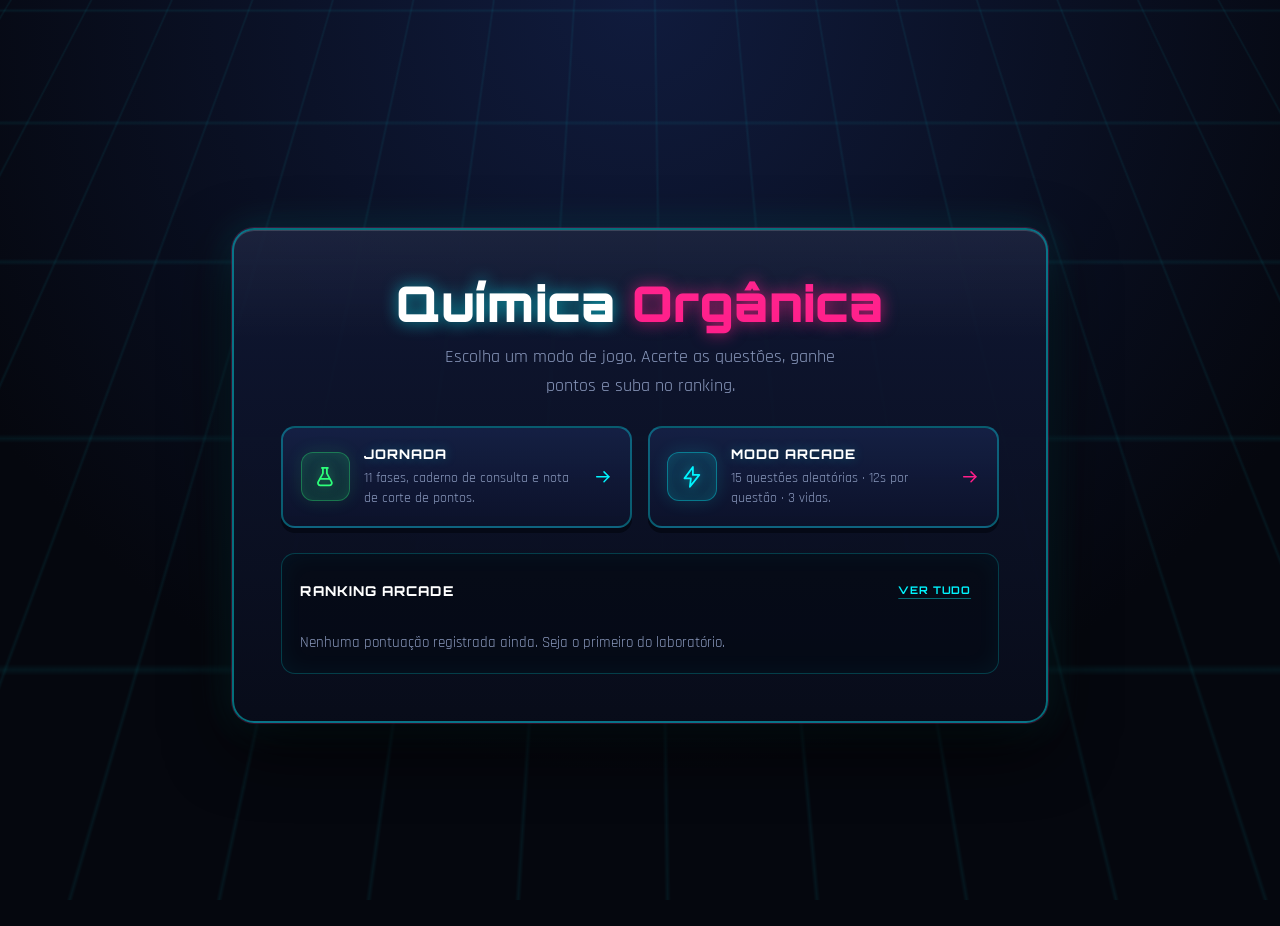
<file: index.html>
<!doctype html>
<html lang="pt-BR">
  <head>
    <meta charset="UTF-8" />
    <meta name="viewport" content="width=device-width, initial-scale=1, viewport-fit=cover" />
<<<<<<< HEAD
    <meta name="theme-color" content="#05070e" />
    <meta name="description" content="Jogo educacional de Química Orgânica com jornada em 11 fases e modo arcade com ranking local." />
    <title>Química Orgânica</title>
    <link rel="icon" href="data:," />
    <link rel="preconnect" href="https://fonts.googleapis.com" />
    <link rel="preconnect" href="https://fonts.gstatic.com" crossorigin />
    <link
      href="https://fonts.googleapis.com/css2?family=Orbitron:wght@600;700;800;900&family=Rajdhani:wght@500;600;700&display=swap"
      rel="stylesheet"
    />
    <link rel="stylesheet" href="CSS/reset.css" />
    <link rel="stylesheet" href="CSS/base.css" />
    <link rel="stylesheet" href="CSS/game.css" />
    <link rel="stylesheet" href="CSS/responsive.css" />
  </head>
  <body>
    <div class="cabinet-bg" aria-hidden="true">
      <div class="cyber-grid"></div>
    </div>
    <main id="app" class="app-shell">
      <section class="start-card cabinet-frame" aria-labelledby="app-title">
        <h1 id="app-title">Química <span>Orgânica</span></h1>
=======
<<<<<<< HEAD
    <meta name="theme-color" content="#111111" />
=======
    <meta name="theme-color" content="#090a0f" />
    <meta name="description" content="Jogo educacional de Química Orgânica com jornada em 11 fases e modo arcade com ranking local." />
>>>>>>> origin/master
    <title>Química Orgânica</title>
    <link rel="icon" href="data:," />
    <link rel="stylesheet" href="css/reset.css" />
    <link rel="stylesheet" href="css/base.css" />
    <link rel="stylesheet" href="css/game.css" />
    <link rel="stylesheet" href="css/responsive.css" />
  </head>
  <body>
    <main id="app" class="app-shell">
      <section class="start-card" aria-labelledby="app-title">
        <p class="eyebrow">Jogo educacional</p>
        <h1 id="app-title">Química Orgânica</h1>
>>>>>>> bdc31d93df499b6b95f34b56343444317688c4ea
        <p class="status" role="status">Carregando</p>
        <button class="button button-primary" type="button" data-action="start">
          Iniciar
        </button>
      </section>
    </main>
<<<<<<< HEAD
    <script type="module" src="JS/main.js"></script>
=======
    <script type="module" src="js/main.js"></script>
>>>>>>> bdc31d93df499b6b95f34b56343444317688c4ea
  </body>
</html>
</file>
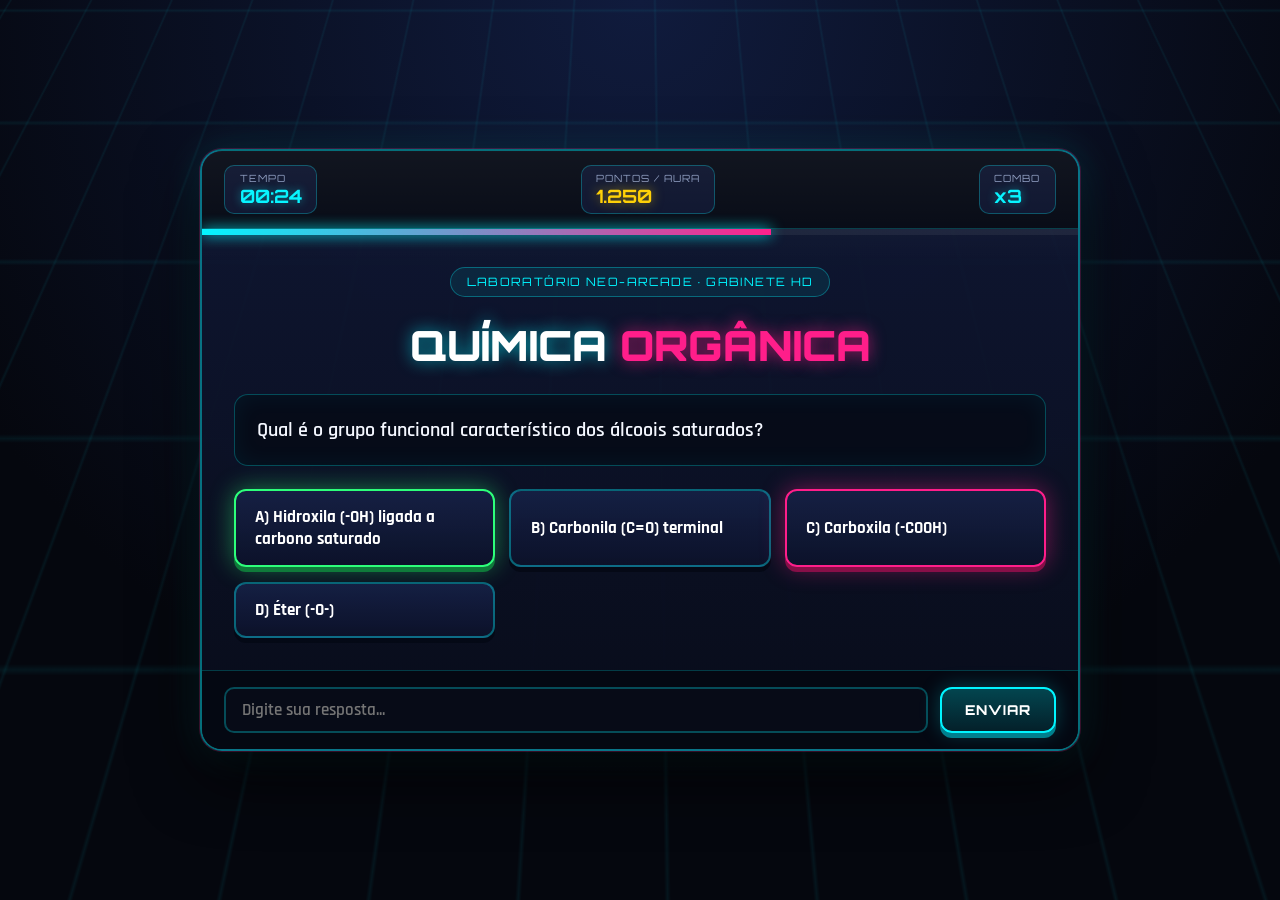
<file: neo-arcade-reference.html>
<!doctype html>
<html lang="pt-BR">
<head>
  <meta charset="UTF-8" />
  <meta name="viewport" content="width=device-width, initial-scale=1.0" />
  <title>Neo-Arcade Design System · Química Orgânica</title>
  <link rel="preconnect" href="https://fonts.googleapis.com" />
  <link rel="preconnect" href="https://fonts.gstatic.com" crossorigin />
  <link href="https://fonts.googleapis.com/css2?family=Orbitron:wght@600;700;800;900&family=Rajdhani:wght@500;600;700&display=swap" rel="stylesheet" />
  <style>
    :root {
      --bg-deep: #05070e;
      --cabinet-surface: #0b1021;
      --cabinet-elevated: #121a36;
      --neon-cyan: #00f5ff;
      --neon-magenta: #ff1e8a;
      --neon-green: #2dff7a;
      --neon-yellow: #ffd000;
      --text-main: #f4f7ff;
      --text-muted: #8a99bd;
      --font-arcade: 'Orbitron', sans-serif;
      --font-sans: 'Rajdhani', sans-serif;
    }

    * { box-sizing: border-box; margin: 0; padding: 0; }

    body {
      min-height: 100vh;
      background-color: var(--bg-deep);
      color: var(--text-main);
      font-family: var(--font-sans);
      font-size: 17px;
      display: flex;
      align-items: center;
      justify-content: center;
      padding: 1.5rem;
      overflow-x: hidden;
      position: relative;
    }

    /* Fundo com Grade Cibernética Vetorial (Não pixelado) */
    .cabinet-bg {
      position: fixed;
      inset: 0;
      z-index: 0;
      pointer-events: none;
      background: radial-gradient(circle at 50% 0%, #101b3d 0%, #05070e 70%);
    }

    .cyber-grid {
      position: absolute;
      inset: -50%;
      background-image:
        linear-gradient(rgba(0, 245, 255, 0.06) 1px, transparent 1px),
        linear-gradient(90deg, rgba(0, 245, 255, 0.06) 1px, transparent 1px);
      background-size: 46px 46px;
      transform: perspective(600px) rotateX(45deg);
      transform-origin: center top;
      animation: gridScroll 18s linear infinite;
    }

    @keyframes gridScroll {
      0% { background-position: 0 0; }
      100% { background-position: 0 46px; }
    }

    /* Moldura Principal do Gabinete HD */
    .cabinet-frame {
      position: relative;
      z-index: 1;
      width: 100%;
      max-width: 880px;
      background: linear-gradient(180deg, rgba(16, 24, 52, 0.94) 0%, rgba(8, 12, 26, 0.98) 100%);
      border: 2px solid rgba(0, 245, 255, 0.42);
      border-radius: 22px;
      box-shadow:
        0 0 0 1px rgba(255, 30, 138, 0.2),
        0 24px 64px rgba(0, 0, 0, 0.8),
        0 0 38px rgba(0, 245, 255, 0.16),
        inset 0 1px 0 rgba(255, 255, 255, 0.15);
      overflow: hidden;
    }

    /* Reflexo de Vidro Curvo Sutil */
    .cabinet-frame::after {
      content: "";
      position: absolute;
      top: 0; left: 0; right: 0;
      height: 110px;
      background: linear-gradient(180deg, rgba(255, 255, 255, 0.05) 0%, transparent 100%);
      pointer-events: none;
    }

    /* HUD Superior */
    .hud-bar {
      display: flex;
      justify-content: space-between;
      align-items: center;
      gap: 0.75rem;
      padding: 0.9rem 1.4rem;
      background: rgba(5, 8, 18, 0.92);
      border-bottom: 1px solid rgba(0, 245, 255, 0.22);
    }

    .hud-pill {
      display: flex;
      flex-direction: column;
      background: rgba(14, 22, 48, 0.9);
      border: 1px solid rgba(0, 245, 255, 0.28);
      border-radius: 10px;
      padding: 0.35rem 0.9rem;
    }

    .hud-pill span {
      font-family: var(--font-arcade);
      font-size: 0.62rem;
      letter-spacing: 0.1em;
      color: var(--text-muted);
      text-transform: uppercase;
    }

    .hud-pill strong {
      font-family: var(--font-arcade);
      font-size: 1.15rem;
      color: var(--neon-cyan);
      text-shadow: 0 0 10px rgba(0, 245, 255, 0.45);
    }

    .hud-pill.is-score strong {
      color: var(--neon-yellow);
      text-shadow: 0 0 12px rgba(255, 208, 0, 0.55);
    }

    .progress-track {
      height: 6px;
      background: rgba(255, 255, 255, 0.06);
    }

    .progress-fill {
      width: 65%;
      height: 100%;
      background: linear-gradient(90deg, var(--neon-cyan), var(--neon-magenta));
      box-shadow: 0 0 14px var(--neon-cyan);
    }

    /* Conteúdo Interno */
    .stage {
      padding: 2rem;
      display: flex;
      flex-direction: column;
      gap: 1.4rem;
    }

    .marquee {
      align-self: center;
      display: inline-flex;
      align-items: center;
      gap: 0.6rem;
      padding: 0.4rem 1rem;
      border-radius: 999px;
      background: rgba(0, 245, 255, 0.08);
      border: 1px solid rgba(0, 245, 255, 0.32);
      font-family: var(--font-arcade);
      font-size: 0.72rem;
      letter-spacing: 0.12em;
      color: var(--neon-cyan);
    }

    .title {
      font-family: var(--font-arcade);
      font-size: clamp(1.8rem, 4vw, 2.6rem);
      font-weight: 900;
      text-align: center;
      color: #fff;
      text-shadow: 0 0 16px rgba(0, 245, 255, 0.6);
    }

    .title span {
      color: var(--neon-magenta);
      text-shadow: 0 0 16px rgba(255, 30, 138, 0.65);
    }

    .question-box {
      background: rgba(6, 10, 22, 0.82);
      border: 1px solid rgba(0, 245, 255, 0.28);
      border-radius: 14px;
      padding: 1.4rem;
      font-size: 1.25rem;
      font-weight: 600;
      box-shadow: inset 0 0 24px rgba(0, 245, 255, 0.06);
    }

    /* Botões Táteis 3D Neo-Arcade */
    .options-grid {
      display: grid;
      grid-template-columns: repeat(auto-fit, minmax(220px, 1fr));
      gap: 0.9rem;
    }

    .arcade-btn {
      font-family: var(--font-sans);
      font-size: 1.08rem;
      font-weight: 700;
      color: #fff;
      text-align: left;
      padding: 0.95rem 1.2rem;
      border-radius: 12px;
      border: 2px solid rgba(0, 245, 255, 0.36);
      background: linear-gradient(180deg, rgba(22, 33, 70, 0.92) 0%, rgba(12, 18, 42, 0.98) 100%);
      box-shadow: 0 5px 0 rgba(5, 9, 22, 0.95);
      cursor: pointer;
      transition: transform 0.12s ease, box-shadow 0.2s ease, border-color 0.2s ease;
    }

    .arcade-btn:hover {
      border-color: var(--neon-cyan);
      background: linear-gradient(180deg, rgba(0, 245, 255, 0.22) 0%, rgba(14, 24, 54, 0.98) 100%);
      box-shadow: 0 5px 0 rgba(0, 140, 160, 0.85), 0 0 22px rgba(0, 245, 255, 0.35);
      transform: translateY(-1px);
    }

    .arcade-btn:active {
      transform: translateY(4px);
      box-shadow: 0 1px 0 rgba(0, 140, 160, 0.85);
    }

    .arcade-btn.is-correct {
      border-color: var(--neon-green);
      box-shadow: 0 5px 0 rgba(16, 130, 60, 0.9), 0 0 24px rgba(45, 255, 122, 0.45);
    }

    .arcade-btn.is-wrong {
      border-color: var(--neon-magenta);
      box-shadow: 0 5px 0 rgba(145, 15, 75, 0.9), 0 0 24px rgba(255, 30, 138, 0.45);
    }

    .footer-bar {
      display: flex;
      gap: 0.75rem;
      padding: 1rem 1.4rem;
      background: rgba(5, 8, 18, 0.95);
      border-top: 1px solid rgba(0, 245, 255, 0.22);
    }

    .arcade-input {
      flex: 1;
      min-height: 46px;
      padding: 0 1rem;
      border-radius: 10px;
      border: 2px solid rgba(0, 245, 255, 0.28);
      background: #070b17;
      color: #fff;
      font-family: var(--font-sans);
      font-size: 1.05rem;
      font-weight: 600;
    }

    .arcade-input:focus {
      outline: none;
      border-color: var(--neon-cyan);
      box-shadow: 0 0 16px rgba(0, 245, 255, 0.35);
    }

    .primary-cta {
      font-family: var(--font-arcade);
      font-size: 0.85rem;
      font-weight: 800;
      letter-spacing: 0.08em;
      text-transform: uppercase;
      padding: 0 1.4rem;
      min-height: 46px;
      border-radius: 12px;
      border: 2px solid var(--neon-cyan);
      background: linear-gradient(180deg, rgba(0, 245, 255, 0.26) 0%, rgba(0, 245, 255, 0.1) 100%);
      color: #fff;
      box-shadow: 0 5px 0 rgba(0, 145, 160, 0.85), 0 0 20px rgba(0, 245, 255, 0.25);
      cursor: pointer;
    }

    .primary-cta:active {
      transform: translateY(4px);
      box-shadow: 0 1px 0 rgba(0, 145, 160, 0.85);
    }
  </style>
</head>
<body>
  <div class="cabinet-bg" aria-hidden="true">
    <div class="cyber-grid"></div>
  </div>

  <main class="cabinet-frame">
    <header class="hud-bar">
      <div class="hud-pill"><span>Tempo</span><strong>00:24</strong></div>
      <div class="hud-pill is-score"><span>Pontos / Aura</span><strong>1.250</strong></div>
      <div class="hud-pill"><span>Combo</span><strong>x3</strong></div>
    </header>
    <div class="progress-track"><div class="progress-fill"></div></div>

    <section class="stage">
      <div class="marquee">LABORATÓRIO NEO-ARCADE · GABINETE HD</div>
      <h1 class="title">QUÍMICA <span>ORGÂNICA</span></h1>
      <div class="question-box">
        Qual é o grupo funcional característico dos álcoois saturados?
      </div>
      <div class="options-grid">
        <button class="arcade-btn is-correct" type="button">A) Hidroxila (-OH) ligada a carbono saturado</button>
        <button class="arcade-btn" type="button">B) Carbonila (C=O) terminal</button>
        <button class="arcade-btn is-wrong" type="button">C) Carboxila (-COOH)</button>
        <button class="arcade-btn" type="button">D) Éter (-O-)</button>
      </div>
    </section>

    <footer class="footer-bar">
      <input class="arcade-input" type="text" placeholder="Digite sua resposta..." />
      <button class="primary-cta" type="button">Enviar</button>
    </footer>
  </main>
</body>
</html>
</file>
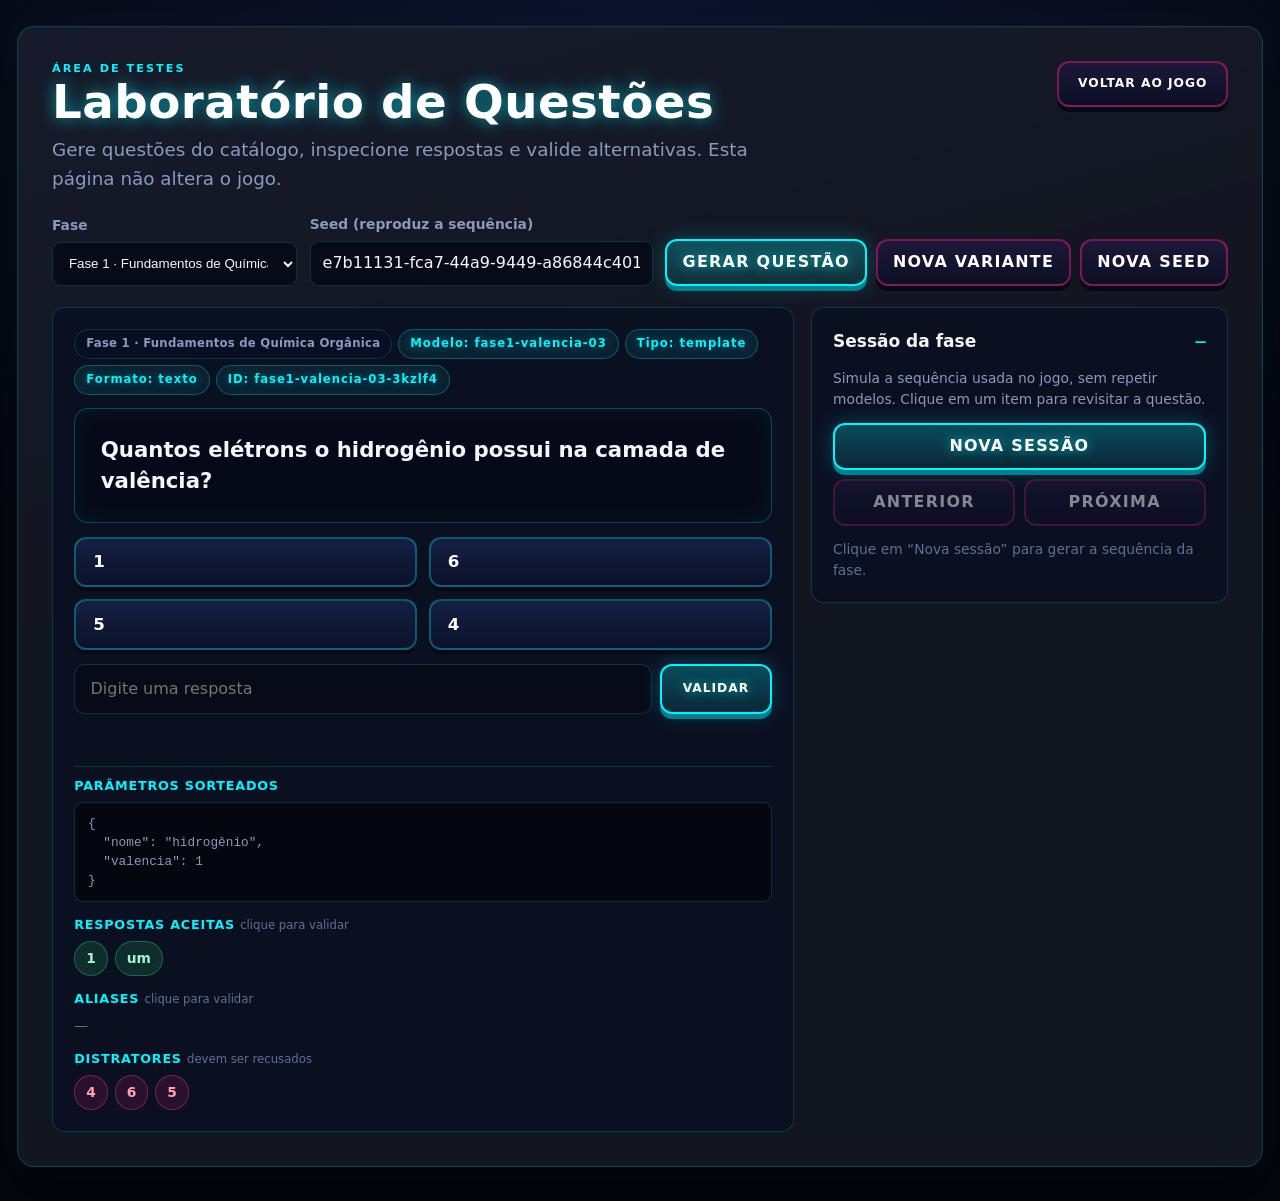
<file: teste.html>
<!doctype html>
<html lang="pt-BR">
  <head>
    <meta charset="UTF-8" />
    <meta name="viewport" content="width=device-width, initial-scale=1, viewport-fit=cover" />
    <meta name="theme-color" content="#090a0f" />
    <meta name="description" content="Laboratório para testar a geração, as respostas e as alternativas das questões do jogo de Química Orgânica." />
    <title>Laboratório de Questões · Química Orgânica</title>
    <link rel="icon" href="data:," />
    <link rel="stylesheet" href="CSS/reset.css" />
    <link rel="stylesheet" href="CSS/base.css" />
    <link rel="stylesheet" href="CSS/game.css" />
    <link rel="stylesheet" href="CSS/teste.css" />
    <link rel="stylesheet" href="CSS/responsive.css" />
  </head>
  <body>
    <main id="app" class="app-shell teste-shell">
      <section class="teste-card" aria-labelledby="teste-title">
        <header class="teste-header">
          <div>
            <p class="eyebrow">Área de testes</p>
            <h1 id="teste-title">Laboratório de Questões</h1>
            <p class="status">
              Gere questões do catálogo, inspecione respostas e valide alternativas. Esta página não altera o jogo.
            </p>
          </div>
          <a class="button button-secondary teste-back" href="./index.html">Voltar ao jogo</a>
        </header>

        <div class="teste-controls">
          <label class="teste-field">
            <span>Fase</span>
            <select data-phase></select>
          </label>
          <label class="teste-field teste-field-seed">
            <span>Seed (reproduz a sequência)</span>
            <input data-seed type="text" spellcheck="false" autocomplete="off" autocapitalize="off" />
          </label>
          <div class="teste-actions">
            <button class="button button-primary" type="button" data-action="gerar">Gerar questão</button>
            <button class="button button-secondary" type="button" data-action="variante">Nova variante</button>
            <button class="button button-secondary" type="button" data-action="seed">Nova seed</button>
          </div>
        </div>

        <p class="teste-session-note" data-session-note hidden></p>

        <div class="teste-layout">
          <section class="teste-panel teste-question-panel" aria-labelledby="teste-question-title">
            <h2 id="teste-question-title" class="sr-only">Questão gerada</h2>
            <div class="question-meta teste-meta" data-meta></div>
            <article class="question-text teste-question" data-question tabindex="0"></article>
            <div class="answer-options" data-options hidden aria-label="Alternativas (clique para validar)"></div>
            <form class="teste-answer" data-form>
              <label class="sr-only" for="teste-answer">Sua resposta</label>
              <input
                id="teste-answer"
                data-answer
                type="text"
                placeholder="Digite uma resposta"
                autocomplete="off"
                autocorrect="off"
                autocapitalize="off"
                spellcheck="false"
              />
              <button class="button button-primary" type="submit">Validar</button>
            </form>
            <p class="answer-feedback" data-feedback role="status" aria-live="polite"></p>
            <p class="teste-hint" data-hint hidden></p>

            <div class="teste-facts">
              <section class="teste-fact">
                <h3>Parâmetros sorteados</h3>
                <pre data-params>{}</pre>
              </section>
              <section class="teste-fact">
                <h3>Respostas aceitas <small>clique para validar</small></h3>
                <div class="teste-chips" data-respostas></div>
              </section>
              <section class="teste-fact">
                <h3>Aliases <small>clique para validar</small></h3>
                <div class="teste-chips" data-aliases></div>
              </section>
              <section class="teste-fact">
                <h3>Distratores <small>devem ser recusados</small></h3>
                <div class="teste-chips" data-distratores></div>
              </section>
            </div>
          </section>

          <aside class="teste-panel teste-session-panel" aria-labelledby="teste-session-title">
            <div class="teste-session-head">
              <h2 id="teste-session-title">Sessão da fase</h2>
              <output class="teste-session-count" data-session-count>—</output>
            </div>
            <p class="teste-session-help">
              Simula a sequência usada no jogo, sem repetir modelos. Clique em um item para revisitar a questão.
            </p>
            <div class="teste-actions teste-session-actions">
              <button class="button button-primary" type="button" data-action="sessao">Nova sessão</button>
              <button class="button button-secondary" type="button" data-action="anterior" disabled>Anterior</button>
              <button class="button button-secondary" type="button" data-action="proxima" disabled>Próxima</button>
            </div>
            <ol class="teste-session-list" data-session-list></ol>
          </aside>
        </div>
      </section>
    </main>
    <script type="module" src="JS/teste.js"></script>
  </body>
</html>
</file>
<file: CSS/base.css>
/* ==========================================================
   Neo-Arcade / Modern Cabinet — Design Tokens
   Gabinete HD vetorial, fundo com grade cibernética e neon.
   ========================================================== */

:root {
  color-scheme: dark;

  /* Paleta neon */
  --bg-deep: #05070e;
  --bg-main: #05070e;
  --cabinet-surface: #0b1021;
  --cabinet-elevated: #121a36;
  --neon-cyan: #00f5ff;
  --neon-magenta: #ff1e8a;
  --neon-green: #2dff7a;
  --neon-yellow: #ffd000;

  /* Texto */
  --text-main: #f4f7ff;
  --text: var(--text-main);
  --text-muted: #8a99bd;
  --text-dim: #5f6f93;

  /* Compatibilidade com os componentes existentes */
  --bg-card: var(--cabinet-surface);
  --bg-card-raised: var(--cabinet-elevated);
  --bg-card-hover: #1b2547;
  --bg-input: #070b17;
  --border-color: rgba(0, 245, 255, 0.18);
  --border-strong: rgba(0, 245, 255, 0.34);

  --primary: var(--neon-green);
  --primary-hover: #6dffa5;
  --primary-soft: rgba(45, 255, 122, 0.12);
  --primary-glow: rgba(45, 255, 122, 0.34);

  --accent-cyan: var(--neon-cyan);
  --accent-cyan-soft: rgba(0, 245, 255, 0.1);
  --accent-cyan-glow: rgba(0, 245, 255, 0.34);

  --danger: var(--neon-magenta);
  --danger-soft: rgba(255, 30, 138, 0.12);
  --warning: var(--neon-yellow);

  /* Tipografia */
  --font-sans: "Rajdhani", "Segoe UI", ui-sans-serif, system-ui, -apple-system, BlinkMacSystemFont, sans-serif;
  --font-arcade: "Orbitron", "Segoe UI", ui-sans-serif, system-ui, sans-serif;
  --font-mono: "Cascadia Code", "JetBrains Mono", ui-monospace, SFMono-Regular, Menlo, Consolas, monospace;

  font-family: var(--font-sans);
  font-size: 17px;
  line-height: 1.5;
  background: var(--bg-deep);
  color: var(--text);
  -webkit-font-smoothing: antialiased;
  -moz-osx-font-smoothing: grayscale;
}

html {
  background: var(--bg-deep);
}

body {
  min-width: 320px;
  min-height: 100vh;
  min-height: 100dvh;
  background:
    radial-gradient(circle at 50% -10%, rgba(16, 27, 61, 0.75) 0%, rgba(5, 7, 14, 0) 62%),
    var(--bg-deep);
  color: var(--text);
  font-family: var(--font-sans);
}

/* ==========================================================
   Fundo fixo do gabinete + grade cibernética animada
   ========================================================== */

.cabinet-bg {
  position: fixed;
  inset: 0;
  z-index: 0;
  pointer-events: none;
  overflow: hidden;
  background: radial-gradient(circle at 50% 0%, #101b3d 0%, #05070e 70%);
}

.cyber-grid {
  position: absolute;
  inset: -50%;
  background-image:
    linear-gradient(rgba(0, 245, 255, 0.06) 1px, transparent 1px),
    linear-gradient(90deg, rgba(0, 245, 255, 0.06) 1px, transparent 1px);
  background-size: 46px 46px;
  transform: perspective(600px) rotateX(45deg);
  transform-origin: center top;
  animation: grid-scroll 18s linear infinite;
}

@keyframes grid-scroll {
  0% {
    background-position: 0 0;
  }
  100% {
    background-position: 0 46px;
  }
}

/* ==========================================================
   Base de interação
   ========================================================== */

::selection {
  background: rgba(255, 30, 138, 0.35);
  color: #ffffff;
}

button,
input,
select {
  min-height: 44px;
}

button {
  background: transparent;
  color: inherit;
  cursor: pointer;
  touch-action: manipulation;
}

input {
  font-size: 16px;
  caret-color: var(--neon-cyan);
}

button:focus-visible,
input:focus-visible,
select:focus-visible,
a:focus-visible {
  outline: 3px solid var(--neon-cyan);
  outline-offset: 3px;
}

button:disabled {
  cursor: not-allowed;
}

#app {
  position: relative;
  z-index: 1;
  width: 100%;
  min-width: 0;
  overflow-wrap: anywhere;
}

::-webkit-scrollbar {
  width: 10px;
  height: 10px;
}

::-webkit-scrollbar-track {
  background: var(--bg-deep);
}

::-webkit-scrollbar-thumb {
  background: #1d2a51;
  border: 2px solid var(--bg-deep);
  border-radius: 999px;
}

::-webkit-scrollbar-thumb:hover {
  background: rgba(0, 245, 255, 0.45);
}
</file>
<file: CSS/game.css>
/* ==========================================================
   Neo-Arcade / Modern Cabinet — telas do jogo
   Gabinete HD vetorial, HUD de arcade, botões táteis 3D.
   ========================================================== */

/* ---------- Casca da aplicação ---------- */

.app-shell {
  display: grid;
  place-items: center;
  width: 100%;
  min-width: 320px;
  min-height: 100vh;
  min-height: 100dvh;
  padding:
    max(1.5rem, env(safe-area-inset-top))
    max(1rem, env(safe-area-inset-right))
    max(1.5rem, env(safe-area-inset-bottom))
    max(1rem, env(safe-area-inset-left));
  overflow-wrap: anywhere;
}

.app-shell {
  opacity: 1;
  transition: opacity 150ms ease;
}

.app-shell.is-transitioning {
  opacity: 0;
}

/* ---------- Moldura do gabinete HD ---------- */

.cabinet-frame,
.start-card {
  position: relative;
  width: min(100%, 44rem);
  min-width: 0;
  background: linear-gradient(180deg, rgba(16, 24, 52, 0.94) 0%, rgba(8, 12, 26, 0.98) 100%);
  border: 2px solid rgba(0, 245, 255, 0.42);
  border-radius: 22px;
  box-shadow:
    0 0 0 1px rgba(255, 30, 138, 0.2),
    0 24px 64px rgba(0, 0, 0, 0.8),
    0 0 38px rgba(0, 245, 255, 0.16),
    inset 0 1px 0 rgba(255, 255, 255, 0.15);
  overflow: hidden;
}

/* Reflexo de vidro curvo sutil */
.cabinet-frame::after,
.start-card::after {
  content: "";
  position: absolute;
  top: 0;
  right: 0;
  left: 0;
  height: 110px;
  background: linear-gradient(180deg, rgba(255, 255, 255, 0.05) 0%, transparent 100%);
  pointer-events: none;
}

.start-card {
  display: grid;
  gap: clamp(1rem, 3.2vw, 1.5rem);
  padding: clamp(1.5rem, 5.5vw, 2.75rem);
}

/* ---------- Tipografia de arcade ---------- */

h1 {
  font-family: var(--font-arcade);
  font-size: clamp(1.85rem, 5.5vw, 2.75rem);
  font-weight: 900;
  line-height: 1.08;
  letter-spacing: 0.01em;
  color: #ffffff;
  text-shadow: 0 0 16px rgba(0, 245, 255, 0.6);
}

h1 span {
  color: var(--neon-magenta);
  text-shadow: 0 0 16px rgba(255, 30, 138, 0.65);
}

.eyebrow {
  color: var(--neon-cyan);
  font-family: var(--font-arcade);
  font-size: 0.66rem;
  font-weight: 700;
  letter-spacing: 0.18em;
  text-transform: uppercase;
}

.status {
  color: var(--text-muted);
  font-size: clamp(1rem, 2.6vw, 1.08rem);
  line-height: 1.55;
}

/* ---------- Botões táteis 3D ---------- */

.button {
  width: 100%;
  min-height: 46px;
  padding: 0.8rem 1.2rem;
  border: 2px solid transparent;
  border-radius: 12px;
  font-family: var(--font-arcade);
  font-size: 0.72rem;
  font-weight: 800;
  letter-spacing: 0.08em;
  line-height: 1.3;
  overflow-wrap: normal;
  text-transform: uppercase;
  transition:
    transform 0.12s ease,
    box-shadow 0.2s ease,
    border-color 0.2s ease,
    background 0.2s ease,
    color 0.2s ease;
}

.button-primary {
  background: linear-gradient(180deg, rgba(0, 245, 255, 0.26) 0%, rgba(0, 245, 255, 0.1) 100%);
  border-color: var(--neon-cyan);
  color: #ffffff;
  text-shadow: 0 0 12px rgba(0, 245, 255, 0.65);
  box-shadow:
    0 5px 0 rgba(0, 145, 160, 0.85),
    0 0 20px rgba(0, 245, 255, 0.25);
}

.button-primary:hover {
  background: linear-gradient(180deg, rgba(0, 245, 255, 0.38) 0%, rgba(0, 245, 255, 0.16) 100%);
  transform: translateY(-1px);
  box-shadow:
    0 6px 0 rgba(0, 145, 160, 0.9),
    0 0 28px rgba(0, 245, 255, 0.4);
}

.button-primary:active {
  transform: translateY(4px);
  box-shadow: 0 1px 0 rgba(0, 145, 160, 0.85);
}

.button-secondary {
  background: linear-gradient(180deg, rgba(30, 24, 60, 0.92) 0%, rgba(12, 16, 36, 0.98) 100%);
  border-color: rgba(255, 30, 138, 0.45);
  color: #ffffff;
  box-shadow: 0 5px 0 rgba(5, 9, 22, 0.95);
}

.button-secondary:hover {
  border-color: var(--neon-magenta);
  background: linear-gradient(180deg, rgba(255, 30, 138, 0.22) 0%, rgba(14, 18, 42, 0.98) 100%);
  color: #ffe4f2;
  text-shadow: 0 0 12px rgba(255, 30, 138, 0.6);
  transform: translateY(-1px);
  box-shadow:
    0 6px 0 rgba(145, 15, 75, 0.75),
    0 0 22px rgba(255, 30, 138, 0.3);
}

.button-secondary:active {
  transform: translateY(4px);
  box-shadow: 0 1px 0 rgba(145, 15, 75, 0.75);
}

.button:disabled {
  opacity: 0.5;
  box-shadow: none;
  transform: none;
  cursor: not-allowed;
}

.button-row {
  display: flex;
  align-items: center;
  justify-content: space-between;
  gap: 0.75rem;
}

.button-row .button {
  flex: 1;
}

/* ---------- Painéis ---------- */

.panel {
  padding: 1.1rem;
  background: rgba(6, 10, 22, 0.8);
  border: 1px solid rgba(0, 245, 255, 0.22);
  border-radius: 14px;
  box-shadow: inset 0 0 24px rgba(0, 245, 255, 0.05);
}

.panel h2 {
  margin: 0;
  font-family: var(--font-arcade);
  font-size: 0.8rem;
  font-weight: 800;
  letter-spacing: 0.08em;
  text-transform: uppercase;
  color: #ffffff;
}

.panel p {
  margin: 0.5rem 0 0;
  color: var(--text-muted);
}

.panel-heading {
  display: flex;
  align-items: center;
  justify-content: space-between;
  gap: 1rem;
  margin-bottom: 0.8rem;
}

.panel-heading h2 {
  margin: 0;
}

.phase-summary {
  display: grid;
  gap: 0.75rem;
  margin: 0;
}

.phase-summary div {
  padding: 1.1rem;
  background: rgba(6, 10, 22, 0.8);
  border: 1px solid rgba(0, 245, 255, 0.22);
  border-radius: 14px;
}

.phase-summary dt {
  color: var(--neon-cyan);
  font-size: 0.8rem;
  font-weight: 600;
  letter-spacing: 0.06em;
  text-transform: uppercase;
}

.phase-summary dd {
  margin: 0.35rem 0 0;
  font-family: var(--font-arcade);
  font-size: 1.05rem;
  font-weight: 700;
}

.text-button {
  min-height: 36px;
  padding: 0.25rem 0.5rem;
  border-radius: 8px;
  color: var(--neon-cyan);
  font-family: var(--font-arcade);
  font-size: 0.62rem;
  font-weight: 700;
  letter-spacing: 0.08em;
  text-decoration: underline;
  text-decoration-color: rgba(0, 245, 255, 0.4);
  text-underline-offset: 4px;
  text-transform: uppercase;
  white-space: nowrap;
  transition: color 150ms ease, background 150ms ease;
}

.text-button:hover {
  background: rgba(0, 245, 255, 0.1);
  color: #8dfaff;
}

.text-button-danger {
  justify-self: center;
  color: var(--neon-magenta);
  text-decoration-color: rgba(255, 30, 138, 0.45);
}

.text-button-danger:hover {
  background: rgba(255, 30, 138, 0.1);
  color: #ff7ab7;
}

/* ==========================================================
   Menu principal
   ========================================================== */

.menu-card {
  width: min(100%, 48rem);
}

.menu-header {
  display: grid;
  justify-items: center;
  gap: 0.7rem;
  text-align: center;
}

.menu-header h1 {
  padding-bottom: 0.1rem;
  font-size: clamp(1.75rem, 5.6vw, 2.9rem);
}

.menu-header .status {
  max-width: 46ch;
}

.mode-grid {
  display: grid;
  grid-template-columns: repeat(2, minmax(0, 1fr));
  gap: 0.9rem;
}

.icon {
  display: block;
  width: 1.25rem;
  height: 1.25rem;
  flex: none;
}

.mode-card {
  display: grid;
  grid-template-columns: auto minmax(0, 1fr) auto;
  align-items: center;
  gap: 0.85rem;
  min-width: 0;
  padding: 1rem 1.05rem;
  text-align: left;
  background: linear-gradient(180deg, rgba(22, 33, 70, 0.92) 0%, rgba(12, 18, 42, 0.98) 100%);
  border: 2px solid rgba(0, 245, 255, 0.32);
  border-radius: 14px;
  box-shadow: 0 5px 0 rgba(5, 9, 22, 0.95);
  transition:
    transform 0.12s ease,
    box-shadow 0.2s ease,
    border-color 0.2s ease,
    background 0.2s ease;
}

.mode-card:hover {
  transform: translateY(-2px);
  border-color: var(--neon-cyan);
  background: linear-gradient(180deg, rgba(0, 245, 255, 0.2) 0%, rgba(14, 24, 54, 0.98) 100%);
  box-shadow:
    0 7px 0 rgba(0, 140, 160, 0.55),
    0 0 24px rgba(0, 245, 255, 0.3);
}

.mode-card:active {
  transform: translateY(3px);
  box-shadow: 0 1px 0 rgba(0, 140, 160, 0.6);
}

.mode-card-arcade:hover {
  border-color: var(--neon-magenta);
  background: linear-gradient(180deg, rgba(255, 30, 138, 0.2) 0%, rgba(14, 18, 44, 0.98) 100%);
  box-shadow:
    0 7px 0 rgba(145, 15, 75, 0.65),
    0 0 24px rgba(255, 30, 138, 0.3);
}

.mode-card-arcade:active {
  box-shadow: 0 1px 0 rgba(145, 15, 75, 0.7);
}

.mode-icon {
  display: grid;
  place-items: center;
  width: 2.9rem;
  height: 2.9rem;
  background: rgba(45, 255, 122, 0.1);
  border: 1px solid rgba(45, 255, 122, 0.35);
  border-radius: 12px;
  color: var(--neon-green);
  font-size: 1.35rem;
  line-height: 1;
  box-shadow:
    inset 0 0 16px rgba(45, 255, 122, 0.12),
    0 0 18px rgba(45, 255, 122, 0.12);
}

.mode-icon .icon {
  width: 1.4rem;
  height: 1.4rem;
  filter: drop-shadow(0 0 6px rgba(45, 255, 122, 0.45));
}

.mode-card-arcade .mode-icon {
  background: rgba(0, 245, 255, 0.1);
  border-color: rgba(0, 245, 255, 0.38);
  color: var(--neon-cyan);
  box-shadow:
    inset 0 0 16px rgba(0, 245, 255, 0.12),
    0 0 18px rgba(0, 245, 255, 0.14);
}

.mode-card-arcade .mode-icon .icon {
  filter: drop-shadow(0 0 6px rgba(0, 245, 255, 0.5));
}

.mode-copy {
  display: grid;
  min-width: 0;
  gap: 0.2rem;
}

.mode-title {
  color: #ffffff;
  font-family: var(--font-arcade);
  font-size: 0.78rem;
  font-weight: 800;
  letter-spacing: 0.07em;
  text-transform: uppercase;
  text-shadow: 0 0 12px rgba(0, 245, 255, 0.25);
}

.mode-description {
  color: var(--text-muted);
  font-size: 0.85rem;
  line-height: 1.4;
}

.mode-arrow {
  color: var(--neon-cyan);
  font-size: 1.2rem;
  transition: transform 180ms ease, color 180ms ease;
}

.mode-arrow .icon {
  width: 1.15rem;
  height: 1.15rem;
}

.mode-card-arcade .mode-arrow {
  color: var(--neon-magenta);
}

.mode-card:hover .mode-arrow {
  transform: translateX(3px);
}

.ranking-preview {
  display: grid;
}

/* ==========================================================
   Ranking
   ========================================================== */

.ranking-list {
  display: grid;
  gap: 0.5rem;
  margin: 0;
  padding: 0;
  list-style: none;
}

.ranking-list[hidden],
.ranking-empty[hidden],
.ranking-after-save[hidden] {
  display: none;
}

.ranking-entry {
  display: grid;
  grid-template-columns: 2.3rem minmax(0, 1fr) auto;
  align-items: center;
  gap: 0.7rem;
  min-width: 0;
  padding: 0.55rem 0.7rem;
  background: rgba(6, 10, 22, 0.72);
  border: 1px solid rgba(0, 245, 255, 0.14);
  border-radius: 12px;
}

.ranking-position {
  display: grid;
  place-items: center;
  width: 2.3rem;
  height: 2.3rem;
  background: rgba(0, 245, 255, 0.08);
  border: 1px solid rgba(0, 245, 255, 0.22);
  border-radius: 9px;
  color: var(--neon-cyan);
  font-family: var(--font-arcade);
  font-size: 0.68rem;
  font-weight: 700;
  font-variant-numeric: tabular-nums;
  text-shadow: 0 0 10px rgba(0, 245, 255, 0.4);
}

.ranking-entry.is-first .ranking-position {
  background: linear-gradient(135deg, rgba(255, 208, 0, 0.24), rgba(255, 208, 0, 0.06));
  border-color: rgba(255, 208, 0, 0.5);
  color: var(--neon-yellow);
  text-shadow: 0 0 12px rgba(255, 208, 0, 0.6);
}

.ranking-entry.is-second .ranking-position {
  background: linear-gradient(135deg, rgba(203, 213, 225, 0.2), rgba(203, 213, 225, 0.04));
  border-color: rgba(203, 213, 225, 0.38);
  color: #dbe4f3;
  text-shadow: none;
}

.ranking-entry.is-third .ranking-position {
  background: linear-gradient(135deg, rgba(255, 30, 138, 0.22), rgba(255, 30, 138, 0.05));
  border-color: rgba(255, 30, 138, 0.45);
  color: #ff7ab7;
  text-shadow: 0 0 12px rgba(255, 30, 138, 0.45);
}

.ranking-player {
  display: grid;
  min-width: 0;
  gap: 0.05rem;
}

.ranking-name {
  overflow: hidden;
  color: var(--text-main);
  font-weight: 700;
  text-overflow: ellipsis;
  white-space: nowrap;
}

.ranking-meta {
  color: var(--text-dim);
  font-size: 0.72rem;
  line-height: 1.35;
}

.ranking-score {
  display: flex;
  align-items: baseline;
  gap: 0.25rem;
  color: var(--neon-yellow);
  font-family: var(--font-arcade);
  font-variant-numeric: tabular-nums;
}

.ranking-score strong {
  font-size: 1rem;
  line-height: 1;
  text-shadow: 0 0 12px rgba(255, 208, 0, 0.45);
}

.ranking-score small {
  color: var(--text-dim);
  font-size: 0.6rem;
  letter-spacing: 0.08em;
  text-transform: uppercase;
}

.ranking-entry.is-new {
  border-color: rgba(255, 30, 138, 0.7);
  box-shadow: 0 0 22px rgba(255, 30, 138, 0.28);
  animation: ranking-highlight 1400ms ease-out;
}

.ranking-empty {
  margin: 0.25rem 0 0;
  color: var(--text-muted);
  font-size: 0.88rem;
  line-height: 1.6;
}

.ranking-screen {
  width: min(100%, 44rem);
}

.ranking-list-full .ranking-entry {
  padding: 0.65rem 0.8rem;
}

.ranking-after-save {
  margin-top: 0.25rem;
}

/* ==========================================================
   Briefing de fase
   ========================================================== */

.briefing-card {
  width: min(100%, 36rem);
  gap: clamp(1rem, 3.6vw, 1.6rem);
}

.briefing-phase {
  font-size: clamp(2.35rem, 9vw, 3.5rem);
  text-transform: uppercase;
  color: var(--neon-cyan);
  text-shadow: 0 0 20px rgba(0, 245, 255, 0.55);
}

.briefing-phase span {
  display: block;
  margin-top: 0.15rem;
  color: var(--text-muted);
  font-family: var(--font-sans);
  font-size: 0.34em;
  font-weight: 600;
  letter-spacing: 0.2em;
  text-shadow: none;
}

.briefing-topic {
  color: #ffffff;
  font-family: var(--font-arcade);
  font-size: clamp(1rem, 3.4vw, 1.35rem);
  font-weight: 700;
  letter-spacing: 0.03em;
}

.briefing-instructions {
  color: var(--text-muted);
  font-size: 0.95rem;
  line-height: 1.55;
}

.briefing-meta {
  display: grid;
  gap: 0.6rem;
  margin: 0;
  font-size: 0.9rem;
}

.briefing-meta div {
  display: flex;
  align-items: baseline;
  justify-content: space-between;
  gap: 1rem;
  padding-top: 0.7rem;
  border-top: 1px dashed rgba(0, 245, 255, 0.22);
}

.briefing-meta dt {
  color: var(--text-muted);
  letter-spacing: 0.02em;
}

.briefing-meta dd {
  margin: 0;
  color: var(--neon-yellow);
  font-family: var(--font-arcade);
  font-size: 0.85rem;
  font-weight: 700;
  text-align: right;
  text-shadow: 0 0 10px rgba(255, 208, 0, 0.45);
}

.briefing-actions {
  margin-top: 0.2rem;
}

/* ==========================================================
   Jogo — gabinete, HUD e progresso
   ========================================================== */

.game-body {
  overflow: hidden;
}

.app-shell.game-active {
  display: grid;
  grid-template-rows: minmax(0, 1fr);
  place-items: stretch;
  width: 100%;
  height: 100vh;
  height: 100dvh;
  height: min(100dvh, var(--game-viewport-height, 100vh));
  min-height: 0;
  padding:
    max(0.5rem, env(safe-area-inset-top))
    max(0.5rem, env(safe-area-inset-right))
    max(0.5rem, env(safe-area-inset-bottom))
    max(0.5rem, env(safe-area-inset-left));
  overflow: hidden;
}

.game-shell {
  position: relative;
  display: grid;
  grid-template-rows: auto auto minmax(0, 1fr) auto;
  width: 100%;
  max-width: 76rem;
  height: 100%;
  min-width: 0;
  min-height: 0;
  margin-inline: auto;
  overflow: hidden;
  background: linear-gradient(180deg, rgba(16, 24, 52, 0.96) 0%, rgba(6, 9, 20, 0.99) 100%);
  border: 2px solid rgba(0, 245, 255, 0.42);
  border-radius: clamp(14px, 2vw, 22px);
  box-shadow:
    0 0 0 1px rgba(255, 30, 138, 0.2),
    0 24px 64px rgba(0, 0, 0, 0.8),
    0 0 38px rgba(0, 245, 255, 0.16),
    inset 0 1px 0 rgba(255, 255, 255, 0.15);
}

.game-shell::after {
  content: "";
  position: absolute;
  top: 0;
  right: 0;
  left: 0;
  height: 110px;
  background: linear-gradient(180deg, rgba(255, 255, 255, 0.05) 0%, transparent 100%);
  pointer-events: none;
  z-index: 5;
}

.game-hud {
  position: relative;
  z-index: 4;
  display: flex;
  align-items: center;
  justify-content: space-between;
  gap: 0.6rem;
  min-height: 4rem;
  padding:
    max(0.7rem, env(safe-area-inset-top))
    clamp(0.7rem, 2vw, 1.25rem)
    0.7rem;
  background: rgba(5, 8, 18, 0.92);
  border-bottom: 1px solid rgba(0, 245, 255, 0.22);
}

.hud-lead {
  display: flex;
  align-items: center;
  min-width: 0;
  gap: 0.5rem;
}

.hud-value {
  display: flex;
  flex-direction: column;
  justify-content: center;
  gap: 0.05rem;
  min-width: 0;
  margin: 0;
  padding: 0.28rem 0.8rem;
  background: rgba(14, 22, 48, 0.9);
  border: 1px solid rgba(0, 245, 255, 0.28);
  border-radius: 10px;
  box-shadow: inset 0 0 14px rgba(0, 245, 255, 0.05);
}

.hud-value > span {
  color: var(--text-muted);
  font-family: var(--font-arcade);
  font-size: 0.52rem;
  font-weight: 700;
  letter-spacing: 0.12em;
  line-height: 1.2;
  text-transform: uppercase;
  white-space: nowrap;
}

.hud-value output {
  display: inline-block;
  min-width: 4ch;
  color: var(--neon-cyan);
  font-family: var(--font-arcade);
  font-size: 1.05rem;
  font-weight: 700;
  font-variant-numeric: tabular-nums;
  line-height: 1.15;
  text-shadow: 0 0 10px rgba(0, 245, 255, 0.45);
}

.hud-value[aria-label="Aura"] output {
  color: var(--neon-yellow);
  text-shadow: 0 0 12px rgba(255, 208, 0, 0.55);
}

.hud-back {
  display: grid;
  flex: none;
  place-items: center;
  width: 2.65rem;
  height: 2.65rem;
  min-height: 2.65rem;
  padding: 0;
  background: linear-gradient(180deg, rgba(22, 33, 70, 0.92) 0%, rgba(12, 18, 42, 0.98) 100%);
  border: 2px solid rgba(0, 245, 255, 0.3);
  border-radius: 10px;
  color: var(--text-muted);
  box-shadow: 0 3px 0 rgba(5, 9, 22, 0.95);
  transition: background 160ms ease, border-color 160ms ease, color 160ms ease, transform 120ms ease;
}

.hud-back:hover {
  background: rgba(0, 245, 255, 0.16);
  border-color: var(--neon-cyan);
  color: var(--neon-cyan);
  transform: translateY(-1px);
}

.hud-back:active {
  transform: translateY(2px);
  box-shadow: none;
}

.hud-back .icon {
  width: 1.1rem;
  height: 1.1rem;
}

.game-progress {
  position: relative;
  z-index: 3;
  height: 6px;
  overflow: hidden;
  background: rgba(255, 255, 255, 0.06);
}

.game-progress-fill {
  display: block;
  width: 0;
  height: 100%;
  background: linear-gradient(90deg, var(--neon-cyan), var(--neon-magenta));
  box-shadow: 0 0 14px var(--neon-cyan);
  transition: width 260ms ease;
}

/* ---------- Área da questão ---------- */

.question-area {
  min-width: 0;
  min-height: 0;
  padding: clamp(1rem, 3.2vw, 2rem);
  overflow: auto;
  overscroll-behavior: contain;
}

.question-stage {
  display: flex;
  flex-direction: column;
  align-items: stretch;
  justify-content: center;
  justify-content: safe center;
  gap: clamp(0.8rem, 2.4vw, 1.15rem);
}

.question-placeholder {
  margin: 0;
  color: var(--text-dim);
}

.question-meta {
  display: flex;
  flex-wrap: wrap;
  align-items: center;
  justify-content: center;
  gap: 0.45rem;
  width: min(100%, 54rem);
  margin: 0 auto;
}

.question-tag {
  padding: 0.3rem 0.65rem;
  background: rgba(0, 245, 255, 0.08);
  border: 1px solid rgba(0, 245, 255, 0.28);
  border-radius: 999px;
  color: var(--neon-cyan);
  font-family: var(--font-arcade);
  font-size: 0.58rem;
  font-weight: 700;
  letter-spacing: 0.08em;
  line-height: 1.5;
  text-transform: uppercase;
  text-shadow: 0 0 10px rgba(0, 245, 255, 0.35);
}

.question-tag-phase {
  overflow: hidden;
  max-width: min(100%, 26rem);
  background: rgba(10, 16, 36, 0.85);
  border-color: rgba(0, 245, 255, 0.16);
  color: var(--text-muted);
  font-family: var(--font-sans);
  font-size: 0.72rem;
  font-weight: 600;
  letter-spacing: 0.02em;
  text-overflow: ellipsis;
  text-shadow: none;
  text-transform: none;
  white-space: nowrap;
}

.question-tag-combo {
  background: rgba(255, 208, 0, 0.12);
  border-color: rgba(255, 208, 0, 0.45);
  color: var(--neon-yellow);
  text-shadow: 0 0 12px rgba(255, 208, 0, 0.5);
  animation: combo-pop 260ms ease-out;
}

.question-tag-combo[hidden] {
  display: none;
}

.question-text {
  width: min(100%, 54rem);
  min-width: 0;
  max-width: 54rem;
  margin-inline: auto;
  padding: clamp(1.1rem, 2.8vw, 1.6rem);
  overflow-wrap: anywhere;
  background: rgba(6, 10, 22, 0.82);
  border: 1px solid rgba(0, 245, 255, 0.28);
  border-radius: 14px;
  font-size: clamp(1.1rem, 2.6vw, 1.35rem);
  font-weight: 600;
  line-height: 1.45;
  box-shadow: inset 0 0 24px rgba(0, 245, 255, 0.06);
  transition: border-color 160ms ease, box-shadow 200ms ease, background 200ms ease;
}

.question-text.is-correct {
  border-color: var(--neon-green);
  background: rgba(8, 26, 20, 0.85);
  box-shadow:
    0 0 26px rgba(45, 255, 122, 0.35),
    inset 0 0 24px rgba(45, 255, 122, 0.08);
}

.question-text.is-incorrect {
  border-color: var(--neon-magenta);
  background: rgba(30, 6, 20, 0.85);
  box-shadow:
    0 0 26px rgba(255, 30, 138, 0.35),
    inset 0 0 24px rgba(255, 30, 138, 0.08);
  animation: question-shake 360ms ease-in-out;
}

.question-stage .question-text {
  margin-inline: auto;
}

/* ---------- Alternativas táteis 3D ---------- */

.answer-options {
  display: grid;
  grid-template-columns: repeat(auto-fit, minmax(min(100%, 18rem), 1fr));
  gap: 0.7rem;
  width: min(100%, 54rem);
  margin: 0 auto;
}

.answer-options[hidden] {
  display: none;
}

.answer-option {
  min-height: 50px;
  padding: 0.72rem 1rem;
  background: linear-gradient(180deg, rgba(22, 33, 70, 0.92) 0%, rgba(12, 18, 42, 0.98) 100%);
  border: 2px solid rgba(0, 245, 255, 0.3);
  border-radius: 12px;
  box-shadow: 0 4px 0 rgba(5, 9, 22, 0.95);
  color: #ffffff;
  font: inherit;
  font-size: 0.98rem;
  font-weight: 600;
  line-height: 1.35;
  text-align: left;
  overflow-wrap: anywhere;
  transition:
    transform 0.12s ease,
    box-shadow 0.2s ease,
    border-color 0.2s ease,
    background 0.2s ease;
}

.answer-option:hover:not(:disabled) {
  transform: translateY(-1px);
  border-color: var(--neon-cyan);
  background: linear-gradient(180deg, rgba(0, 245, 255, 0.2) 0%, rgba(14, 24, 54, 0.98) 100%);
  box-shadow:
    0 5px 0 rgba(0, 140, 160, 0.7),
    0 0 20px rgba(0, 245, 255, 0.28);
}

.answer-option:active:not(:disabled) {
  transform: translateY(3px);
  box-shadow: 0 1px 0 rgba(0, 140, 160, 0.7);
}

.answer-option:focus-visible {
  outline: 2px solid var(--neon-cyan);
  outline-offset: 2px;
}

.answer-option:disabled {
  cursor: default;
  opacity: 0.45;
  box-shadow: none;
  transform: none;
}

.answer-feedback {
  min-height: 1.5rem;
  width: min(100%, 54rem);
  margin: 0 auto;
  color: var(--text-main);
  font-size: 1rem;
  font-weight: 600;
  text-align: center;
}

.answer-feedback.is-correct {
  color: var(--neon-green);
  text-shadow: 0 0 14px rgba(45, 255, 122, 0.55);
}

.answer-feedback.is-incorrect {
  color: var(--neon-magenta);
  text-shadow: 0 0 14px rgba(255, 30, 138, 0.55);
}

/* ---------- Rodapé de resposta ---------- */

.game-footer {
  position: relative;
  z-index: 4;
  display: grid;
  grid-template-columns: minmax(44px, auto) minmax(0, 1fr) minmax(44px, auto);
  gap: 0.6rem;
  padding:
    0.7rem
    clamp(0.7rem, 2vw, 1.25rem)
    calc(0.7rem + env(safe-area-inset-bottom));
  background: rgba(5, 8, 18, 0.95);
  border-top: 1px solid rgba(0, 245, 255, 0.22);
}

.game-footer input,
.game-footer button {
  min-height: 48px;
  min-width: 0;
  border-radius: 10px;
}

.game-footer input {
  min-width: 0;
  padding: 0.6rem 1rem;
  background: #070b17;
  border: 2px solid rgba(0, 245, 255, 0.28);
  color: #ffffff;
  font-family: var(--font-sans);
  font-size: 16px;
  font-weight: 600;
  transition: border-color 160ms ease, box-shadow 160ms ease;
}

.game-footer input::placeholder {
  color: var(--text-dim);
}

.game-footer input:focus {
  outline: none;
  border-color: var(--neon-cyan);
  box-shadow: 0 0 16px rgba(0, 245, 255, 0.3);
}

.game-footer button {
  padding: 0.55rem 0.9rem;
  font-family: var(--font-arcade);
  font-size: 0.62rem;
  font-weight: 800;
  letter-spacing: 0.06em;
  line-height: 1.25;
  text-transform: uppercase;
  transition:
    transform 0.12s ease,
    box-shadow 0.2s ease,
    border-color 0.2s ease,
    background 0.2s ease;
}

.notebook-button {
  background: linear-gradient(180deg, rgba(255, 30, 138, 0.18) 0%, rgba(20, 14, 38, 0.98) 100%);
  border: 2px solid rgba(255, 30, 138, 0.45);
  color: #ffd9ea;
  white-space: nowrap;
  box-shadow: 0 4px 0 rgba(145, 15, 75, 0.55);
}

.notebook-button:hover {
  border-color: var(--neon-magenta);
  color: #ffffff;
  box-shadow:
    0 5px 0 rgba(145, 15, 75, 0.7),
    0 0 18px rgba(255, 30, 138, 0.3);
}

.notebook-button:active {
  transform: translateY(3px);
  box-shadow: 0 1px 0 rgba(145, 15, 75, 0.7);
}

.send-button {
  background: linear-gradient(180deg, rgba(0, 245, 255, 0.26) 0%, rgba(0, 245, 255, 0.1) 100%);
  border: 2px solid var(--neon-cyan);
  color: #ffffff;
  white-space: nowrap;
  text-shadow: 0 0 10px rgba(0, 245, 255, 0.6);
  box-shadow:
    0 4px 0 rgba(0, 145, 160, 0.85),
    0 0 18px rgba(0, 245, 255, 0.22);
}

.send-button:hover {
  background: linear-gradient(180deg, rgba(0, 245, 255, 0.36) 0%, rgba(0, 245, 255, 0.16) 100%);
  box-shadow:
    0 5px 0 rgba(0, 145, 160, 0.9),
    0 0 24px rgba(0, 245, 255, 0.36);
}

.send-button:active {
  transform: translateY(3px);
  box-shadow: 0 1px 0 rgba(0, 145, 160, 0.85);
}

.game-footer button:disabled,
.game-footer input:disabled {
  cursor: default;
  opacity: 0.5;
}

/* ---------- Caderno de consulta ---------- */

.notebook-backdrop {
  position: absolute;
  inset: 0;
  z-index: 6;
  min-height: 0;
  padding: 0;
  background: rgba(4, 6, 14, 0.78);
  backdrop-filter: blur(4px);
  border-radius: 0;
}

.notebook-panel {
  position: absolute;
  top: 0;
  right: 0;
  bottom: 0;
  left: auto;
  z-index: 7;
  display: grid;
  grid-template-rows: auto minmax(0, 1fr);
  width: 45vw;
  max-width: calc(100% - 2rem);
  min-width: 0;
  padding: 0;
  overflow: auto;
  background: linear-gradient(165deg, #101a38 0%, #080c1a 100%);
  border: 0;
  border-left: 2px solid rgba(0, 245, 255, 0.4);
  border-radius: 0;
  box-shadow:
    -1.2rem 0 40px rgba(0, 0, 0, 0.7),
    0 0 30px rgba(0, 245, 255, 0.14),
    inset 1px 0 0 rgba(255, 255, 255, 0.08);
  animation: notebook-slide-right 180ms ease-out;
}

.notebook-panel[hidden],
.notebook-backdrop[hidden] {
  display: none;
}

.notebook-close {
  min-height: 56px;
  padding: 1rem 1.25rem;
  background: rgba(255, 30, 138, 0.1);
  border-bottom: 1px solid rgba(0, 245, 255, 0.22);
  color: var(--neon-magenta);
  font-family: var(--font-arcade);
  font-size: 0.66rem;
  font-weight: 800;
  letter-spacing: 0.1em;
  text-align: left;
  text-transform: uppercase;
  text-shadow: 0 0 12px rgba(255, 30, 138, 0.5);
}

.notebook-close:hover {
  background: rgba(255, 30, 138, 0.2);
  color: #ffffff;
}

.notebook-content {
  padding: clamp(1.25rem, 3vw, 2.5rem);
}

.notebook-content h2 {
  margin: 0 0 1rem;
  color: var(--neon-cyan);
  font-family: var(--font-arcade);
  font-size: clamp(1.05rem, 2.6vw, 1.4rem);
  letter-spacing: 0.05em;
  text-transform: uppercase;
  text-shadow: 0 0 16px rgba(0, 245, 255, 0.4);
}

.notebook-content p {
  margin: 0 0 1rem;
  color: #b8c4de;
  font-size: 1rem;
  line-height: 1.6;
}

.notebook-content p:last-child {
  margin-bottom: 0;
}

/* ---------- Estados do HUD ---------- */

.game-hud.is-time-warning output[data-timer] {
  color: var(--neon-magenta);
  text-shadow: 0 0 14px rgba(255, 30, 138, 0.6);
  animation: timer-warning-pulse 900ms ease-in-out infinite;
}

.hud-value.aura-gain output {
  animation: aura-gain-pulse 420ms ease-out;
}

.hud-value.aura-loss output {
  animation: aura-loss-pulse 420ms ease-out;
}

/* ==========================================================
   Modo Arcade
   ========================================================== */

.arcade-shell {
  background:
    radial-gradient(900px 500px at 50% -20%, rgba(0, 245, 255, 0.1), transparent 65%),
    linear-gradient(180deg, rgba(16, 24, 52, 0.96) 0%, rgba(6, 9, 20, 0.99) 100%);
}

.arcade-hud {
  display: grid;
  grid-template-columns: minmax(0, 1fr) auto minmax(0, 1fr);
  align-items: center;
  gap: 0.5rem;
}

.arcade-timer {
  justify-self: start;
}

.arcade-score {
  justify-self: center;
  align-items: center;
  text-align: center;
}

.arcade-score output {
  color: var(--neon-yellow);
  text-shadow: 0 0 14px rgba(255, 208, 0, 0.55);
}

.hud-score-value {
  display: flex;
  align-items: baseline;
  justify-content: center;
  gap: 0.35rem;
}

.hud-combo {
  color: var(--neon-magenta);
  font-family: var(--font-arcade);
  font-size: 0.72rem;
  font-weight: 800;
  letter-spacing: 0.02em;
  text-shadow: 0 0 10px rgba(255, 30, 138, 0.6);
  animation: combo-pop 260ms ease-out;
}

.hud-combo[hidden] {
  display: none;
}

.arcade-lives {
  justify-self: end;
  align-items: flex-end;
  gap: 0.15rem;
}

.lives-row {
  display: flex;
  align-items: center;
  gap: 0.12rem;
}

.life {
  display: inline-flex;
  color: var(--neon-magenta);
  line-height: 1;
  transition: opacity 200ms ease, transform 200ms ease, color 200ms ease;
}

.life .icon {
  width: 1rem;
  height: 1rem;
  filter: drop-shadow(0 0 6px rgba(255, 30, 138, 0.6));
}

.life.is-lost {
  color: #33405f;
  opacity: 0.55;
  transform: scale(0.85);
}

.life.is-lost .icon {
  filter: none;
}

.lives-row.is-critical .life:not(.is-lost) {
  animation: life-warning 1000ms ease-in-out infinite;
}

.arcade-footer {
  grid-template-columns: minmax(0, 1fr) auto;
}

.arcade-footer .send-button {
  min-width: 6.5rem;
  padding-inline: 1.15rem;
}

/* ==========================================================
   Resultado / fim de fase
   ========================================================== */

.result-card {
  width: min(100%, 44rem);
}

.result-pass {
  color: var(--neon-green);
  text-shadow: 0 0 20px rgba(45, 255, 122, 0.55);
}

.result-fail {
  color: var(--neon-magenta);
  text-shadow: 0 0 20px rgba(255, 30, 138, 0.55);
}

.result-comparison {
  display: grid;
  gap: 0.65rem;
}

.result-comparison p {
  margin: 0;
}

.result-aura-values {
  display: flex;
  flex-wrap: wrap;
  align-items: baseline;
  justify-content: space-between;
  gap: 0.4rem 1rem;
  color: var(--text-muted);
  font-size: 0.9rem;
}

.result-aura-values strong {
  color: var(--neon-yellow);
  font-family: var(--font-arcade);
  font-size: 0.9rem;
  text-shadow: 0 0 12px rgba(255, 208, 0, 0.45);
}

.aura-meter {
  position: relative;
  height: 1.15rem;
  overflow: hidden;
  background: #05070e;
  border: 1px solid rgba(0, 245, 255, 0.28);
  border-radius: 999px;
  box-shadow: inset 0 0 16px rgba(0, 245, 255, 0.08);
}

.aura-meter-fill {
  display: block;
  height: 100%;
  border-radius: inherit;
  background: linear-gradient(90deg, var(--neon-cyan), var(--neon-green));
  box-shadow: 0 0 16px rgba(0, 245, 255, 0.55);
  transition: width 250ms ease;
}

.aura-meter-fill.is-failing {
  background: linear-gradient(90deg, var(--neon-magenta), #ff7a3c);
  box-shadow: 0 0 16px rgba(255, 30, 138, 0.5);
}

.aura-meter-cutoff {
  position: absolute;
  top: -0.2rem;
  bottom: -0.2rem;
  width: 3px;
  background: var(--neon-yellow);
  box-shadow: 0 0 10px rgba(255, 208, 0, 0.85);
}

.result-breakdown {
  display: grid;
  gap: 0.55rem;
  margin: 0;
}

.result-breakdown div {
  display: flex;
  min-width: 0;
  align-items: baseline;
  justify-content: space-between;
  gap: 1rem;
  padding-bottom: 0.55rem;
  border-bottom: 1px dashed rgba(0, 245, 255, 0.16);
}

.result-breakdown dt {
  color: var(--text-muted);
}

.result-breakdown dd {
  margin: 0;
  color: #ffffff;
  font-family: var(--font-arcade);
  font-size: 0.82rem;
  font-weight: 700;
  font-variant-numeric: tabular-nums;
  text-align: right;
}

.result-breakdown .result-total {
  padding-top: 0.7rem;
  border-bottom: 0;
}

.result-breakdown .result-total dt {
  color: var(--text-main);
  font-weight: 700;
}

.result-breakdown .result-total dd {
  color: var(--neon-yellow);
  font-size: 1.15rem;
  text-shadow: 0 0 14px rgba(255, 208, 0, 0.5);
}

.aura-equation {
  margin: 0;
  padding: 0.9rem 1rem;
  background: #05070e;
  border: 1px dashed rgba(0, 245, 255, 0.32);
  border-radius: 12px;
  color: var(--neon-cyan);
  font-family: var(--font-arcade);
  font-size: 0.76rem;
  font-variant-numeric: tabular-nums;
  letter-spacing: 0.04em;
  line-height: 1.6;
  text-align: center;
  text-shadow: 0 0 12px rgba(0, 245, 255, 0.35);
}

/* ==========================================================
   Modo Arcade — fim de corrida
   ========================================================== */

.arcade-result-card {
  width: min(100%, 44rem);
}

.score-hero {
  display: grid;
  justify-items: center;
  gap: 0.1rem;
  padding: 1.3rem;
  background:
    radial-gradient(70% 120% at 50% 0%, rgba(255, 208, 0, 0.16), transparent 70%),
    #05070e;
  border: 1px solid rgba(255, 208, 0, 0.3);
  border-radius: 16px;
  box-shadow: inset 0 0 30px rgba(255, 208, 0, 0.08);
}

.score-hero span {
  color: var(--text-muted);
  font-family: var(--font-arcade);
  font-size: 0.6rem;
  font-weight: 700;
  letter-spacing: 0.18em;
  text-transform: uppercase;
}

.score-hero strong {
  color: var(--neon-yellow);
  font-family: var(--font-arcade);
  font-size: clamp(2.6rem, 11vw, 4rem);
  font-weight: 800;
  font-variant-numeric: tabular-nums;
  line-height: 1;
  text-shadow: 0 0 28px rgba(255, 208, 0, 0.55);
}

.score-hero small {
  color: var(--text-dim);
  font-family: var(--font-arcade);
  font-size: 0.65rem;
  letter-spacing: 0.2em;
  text-transform: uppercase;
}

.arcade-stats {
  display: grid;
  grid-template-columns: repeat(3, minmax(0, 1fr));
  gap: 0.6rem;
  margin: 0;
}

.arcade-stats div {
  min-width: 0;
  padding: 0.65rem 0.8rem;
  background: rgba(7, 11, 23, 0.9);
  border: 1px solid rgba(0, 245, 255, 0.18);
  border-radius: 12px;
  box-shadow: inset 0 0 16px rgba(0, 245, 255, 0.04);
}

.arcade-stats dt {
  color: var(--text-dim);
  font-family: var(--font-arcade);
  font-size: 0.52rem;
  font-weight: 700;
  letter-spacing: 0.1em;
  text-transform: uppercase;
}

.arcade-stats dd {
  margin: 0.25rem 0 0;
  color: var(--neon-cyan);
  font-family: var(--font-arcade);
  font-size: 1rem;
  font-weight: 700;
  font-variant-numeric: tabular-nums;
  text-shadow: 0 0 10px rgba(0, 245, 255, 0.35);
}

.name-form {
  display: grid;
  gap: 0.5rem;
}

.name-form label {
  color: var(--text-muted);
  font-size: 0.9rem;
  font-weight: 600;
}

.name-row {
  display: flex;
  gap: 0.6rem;
}

.name-row input {
  flex: 1 1 auto;
  min-width: 0;
  padding: 0.7rem 1rem;
  background: #070b17;
  border: 2px solid rgba(0, 245, 255, 0.28);
  border-radius: 10px;
  color: #ffffff;
  font-family: var(--font-sans);
  font-weight: 600;
  transition: border-color 160ms ease, box-shadow 160ms ease;
}

.name-row input::placeholder {
  color: var(--text-dim);
}

.name-row input:focus {
  outline: none;
  border-color: var(--neon-cyan);
  box-shadow: 0 0 16px rgba(0, 245, 255, 0.3);
}

.name-row input:disabled {
  opacity: 0.65;
}

.name-row .button {
  flex: 0 0 auto;
  width: auto;
  padding-inline: 1.35rem;
}

.form-error {
  margin: 0;
  color: var(--neon-magenta);
  font-size: 0.85rem;
  font-weight: 600;
}

.form-error[hidden],
.save-status[hidden] {
  display: none;
}

.save-status {
  margin: 0;
  color: var(--text-muted);
  font-size: 0.85rem;
  line-height: 1.5;
}

.save-status.is-success {
  color: var(--neon-green);
  text-shadow: 0 0 12px rgba(45, 255, 122, 0.35);
}

/* ==========================================================
   Fim da jornada
   ========================================================== */

.end-card {
  width: min(100%, 40rem);
  justify-items: center;
  text-align: center;
}

.end-badge {
  display: grid;
  place-items: center;
  width: 6rem;
  height: 6rem;
  background: radial-gradient(circle, rgba(0, 245, 255, 0.2), transparent 70%);
  border: 2px solid rgba(0, 245, 255, 0.4);
  border-radius: 50%;
  color: var(--neon-cyan);
  font-size: 2.5rem;
  box-shadow:
    0 0 34px rgba(0, 245, 255, 0.25),
    inset 0 0 24px rgba(255, 30, 138, 0.12);
  text-shadow: 0 0 24px rgba(0, 245, 255, 0.7);
  animation: end-float 3400ms ease-in-out infinite;
}

.end-badge .icon {
  width: 3rem;
  height: 3rem;
}

.end-card .button-row {
  width: 100%;
}

/* ==========================================================
   Painel de depuração (?debug=true)
   ========================================================== */

.debug-controls {
  position: fixed;
  top: max(0.75rem, env(safe-area-inset-top));
  right: max(0.75rem, env(safe-area-inset-right));
  z-index: 20;
  display: grid;
  gap: 0.75rem;
  width: min(22rem, calc(100vw - 1.5rem));
  max-height: min(80vh, 36rem);
  padding: 1rem;
  overflow: auto;
  background: linear-gradient(180deg, rgba(16, 24, 52, 0.97), rgba(8, 12, 26, 0.99));
  border: 1px solid rgba(0, 245, 255, 0.32);
  border-radius: 14px;
  box-shadow:
    0 1rem 30px rgba(0, 0, 0, 0.7),
    0 0 24px rgba(0, 245, 255, 0.12);
}

.debug-controls[hidden] {
  display: none;
}

.debug-controls h2 {
  margin: 0;
  color: var(--neon-cyan);
  font-family: var(--font-arcade);
  font-size: 0.72rem;
  letter-spacing: 0.08em;
  text-transform: uppercase;
}

.debug-values {
  display: grid;
  gap: 0.5rem;
  margin: 0;
}

.debug-values div {
  display: grid;
  gap: 0.1rem;
  min-width: 0;
}

.debug-values dt {
  color: var(--text-muted);
  font-size: 0.72rem;
}

.debug-values dd {
  min-width: 0;
  margin: 0;
  overflow-wrap: anywhere;
  color: var(--neon-cyan);
  font-family: var(--font-mono);
  font-size: 0.82rem;
}

.debug-actions {
  display: grid;
  gap: 0.45rem;
}

.debug-controls button {
  min-height: 44px;
  padding: 0.5rem 0.75rem;
  background: rgba(18, 26, 54, 0.95);
  border: 1px solid rgba(0, 245, 255, 0.22);
  border-radius: 8px;
  color: var(--text-main);
  font-size: 0.85rem;
  text-align: left;
}

.debug-controls button:hover {
  background: rgba(0, 245, 255, 0.12);
  border-color: rgba(0, 245, 255, 0.45);
}

/* ==========================================================
   Utilitário
   ========================================================== */

.sr-only {
  position: absolute;
  width: 1px;
  height: 1px;
  padding: 0;
  margin: -1px;
  overflow: hidden;
  clip: rect(0, 0, 0, 0);
  white-space: nowrap;
  border: 0;
}

/* ==========================================================
   Animações
   ========================================================== */

@keyframes notebook-slide-right {
  from {
    transform: translateX(100%);
  }
  to {
    transform: translateX(0);
  }
}

@keyframes timer-warning-pulse {
  50% {
    opacity: 0.45;
  }
}

@keyframes aura-gain-pulse {
  50% {
    color: var(--neon-green);
    transform: scale(1.16);
  }
}

@keyframes aura-loss-pulse {
  50% {
    color: var(--neon-magenta);
    transform: scale(0.86);
  }
}

@keyframes ranking-highlight {
  0% {
    background: rgba(255, 30, 138, 0.24);
  }
  100% {
    background: rgba(6, 10, 22, 0.72);
  }
}

@keyframes life-warning {
  50% {
    opacity: 0.45;
    transform: scale(0.9);
  }
}

@keyframes combo-pop {
  from {
    transform: scale(0.85);
    opacity: 0.4;
  }
  to {
    transform: scale(1);
    opacity: 1;
  }
}

@keyframes end-float {
  50% {
    transform: translateY(-5px);
  }
}

@keyframes question-shake {
  0%,
  100% {
    transform: translateX(0);
  }
  20% {
    transform: translateX(-7px);
  }
  40% {
    transform: translateX(6px);
  }
  60% {
    transform: translateX(-4px);
  }
  80% {
    transform: translateX(3px);
  }
}

@media (prefers-reduced-motion: reduce) {
  *,
  *::before,
  *::after {
    animation-duration: 0.01ms !important;
    animation-iteration-count: 1 !important;
    transition-duration: 0.01ms !important;
  }
}
</file>
<file: CSS/responsive.css>
/* ==========================================================
   Neo-Arcade — responsividade (mobile first, sem cortes)
   ========================================================== */

/* ---------- Tablets e celulares ---------- */

@media (max-width: 640px) {
  .mode-grid {
    grid-template-columns: 1fr;
  }

  .menu-card {
    width: min(100%, 36rem);
  }
}

@media (max-width: 599px) {
  .briefing-card {
    width: min(100%, 34rem);
  }

  .game-footer {
    gap: 0.4rem;
    padding-top: 0.5rem;
  }

  .game-footer button {
    font-size: 0.58rem;
  }

  /* Caderno vira uma folha inferior */
  .notebook-panel {
    top: auto;
    right: 0;
    bottom: 0;
    left: 0;
    width: 100%;
    max-width: none;
    height: min(86%, 44rem);
    padding-bottom: env(safe-area-inset-bottom);
    border-top: 2px solid rgba(0, 245, 255, 0.4);
    border-left: 0;
    border-radius: 18px 18px 0 0;
    animation: notebook-slide-up 180ms ease-out;
  }

  @keyframes notebook-slide-up {
    from {
      transform: translateY(100%);
    }
    to {
      transform: translateY(0);
    }
  }
}

/* ---------- Celulares ---------- */

@media (max-width: 420px) {
  .start-card {
    gap: 1rem;
    padding: 1.25rem;
  }

  .button-row {
    flex-direction: column;
    align-items: stretch;
  }

  .button-row .button {
    width: 100%;
  }

  .panel-heading {
    gap: 0.5rem;
  }

  .panel-heading h2 {
    font-size: 0.7rem;
    letter-spacing: 0.05em;
  }

  .panel-heading .text-button {
    padding-inline: 0.3rem;
    font-size: 0.56rem;
    letter-spacing: 0.04em;
  }

  .menu-header h1 {
    font-size: clamp(1.55rem, 8.2vw, 2.05rem);
  }

  .mode-card {
    gap: 0.7rem;
    padding: 0.85rem 0.9rem;
  }

  .mode-icon {
    width: 2.5rem;
    height: 2.5rem;
  }

  .mode-title {
    font-size: 0.72rem;
  }

  .mode-description {
    font-size: 0.8rem;
  }

  /* HUD compacto do arcade */
  .game-hud {
    gap: 0.35rem;
    padding-inline: max(0.55rem, env(safe-area-inset-right)) max(0.55rem, env(safe-area-inset-left));
  }

  .arcade-hud {
    grid-template-columns: minmax(0, 1fr) auto minmax(0, 1fr);
    gap: 0.3rem;
  }

  .hud-lead {
    gap: 0.35rem;
  }

  .hud-value {
    padding: 0.24rem 0.5rem;
  }

  .hud-value > span {
    font-size: 0.46rem;
    letter-spacing: 0.08em;
  }

  .hud-value output {
    font-size: 0.95rem;
  }

  .hud-back {
    width: 2.35rem;
    height: 2.35rem;
    min-height: 2.35rem;
  }

  .life .icon {
    width: 0.88rem;
    height: 0.88rem;
  }

  .hud-combo {
    font-size: 0.62rem;
  }

  .question-area {
    padding: 0.8rem;
  }

  .question-stage {
    gap: 0.7rem;
  }

  .question-text {
    padding: 0.95rem 1rem;
    font-size: 1.02rem;
  }

  .question-tag {
    padding: 0.26rem 0.55rem;
    font-size: 0.52rem;
  }

  .question-tag-phase {
    display: none;
  }

  .answer-option {
    min-height: 48px;
    padding: 0.65rem 0.85rem;
    font-size: 0.94rem;
  }

  .arcade-footer .send-button {
    min-width: 4.5rem;
    padding-inline: 0.65rem;
  }

  .ranking-entry {
    grid-template-columns: 2rem minmax(0, 1fr) auto;
    gap: 0.5rem;
    padding-inline: 0.55rem;
  }

  .ranking-position {
    width: 2rem;
    height: 2rem;
    font-size: 0.6rem;
  }

  .ranking-meta {
    font-size: 0.67rem;
  }

  .ranking-score strong {
    font-size: 0.9rem;
  }

  .arcade-stats {
    grid-template-columns: repeat(2, minmax(0, 1fr));
  }

  .name-row {
    flex-direction: column;
  }

  .name-row .button {
    width: 100%;
  }

  .result-breakdown dd {
    font-size: 0.72rem;
  }

  .aura-equation {
    font-size: 0.64rem;
    letter-spacing: 0.02em;
  }

  .score-hero {
    padding: 1.05rem;
  }

  .debug-controls {
    width: min(20rem, calc(100vw - 1rem));
  }
}

/* ---------- Telas muito estreitas ---------- */

@media (max-width: 359px) {
  .app-shell {
    padding-inline: max(0.65rem, env(safe-area-inset-right)) max(0.65rem, env(safe-area-inset-left));
  }

  .start-card {
    gap: 0.9rem;
    padding: 1.15rem;
    border-radius: 18px;
  }

  .game-footer {
    grid-template-columns: minmax(40px, auto) minmax(0, 1fr) minmax(40px, auto);
    gap: 0.3rem;
    padding-inline: max(0.45rem, env(safe-area-inset-right)) max(0.45rem, env(safe-area-inset-left));
  }

  .game-footer button {
    padding-inline: 0.5rem;
    font-size: 0.56rem;
  }

  .app-shell.game-active {
    padding: 0.3rem;
  }
}

/* ---------- Paisagem com pouca altura ---------- */

@media (max-width: 900px) and (max-height: 600px) and (orientation: landscape) {
  .game-hud {
    min-height: 0;
    padding-top: max(0.3rem, env(safe-area-inset-top));
    padding-bottom: 0.3rem;
  }

  .hud-value {
    padding: 0.18rem 0.55rem;
  }

  .hud-value > span {
    font-size: 0.46rem;
  }

  .hud-value output {
    font-size: 0.9rem;
  }

  .hud-back {
    width: 2.2rem;
    height: 2.2rem;
    min-height: 2.2rem;
  }

  .game-progress {
    height: 4px;
  }

  .game-footer {
    padding-top: 0.3rem;
    padding-bottom: calc(0.3rem + env(safe-area-inset-bottom));
  }

  .question-area {
    padding: 0.5rem max(0.75rem, env(safe-area-inset-right)) 0.5rem max(0.75rem, env(safe-area-inset-left));
  }

  .question-stage {
    gap: 0.45rem;
  }

  .question-text {
    padding: 0.75rem;
    font-size: clamp(0.95rem, 2.4vw, 1.15rem);
  }

  .question-meta {
    gap: 0.3rem;
  }

  .answer-option {
    min-height: 44px;
    padding: 0.45rem 0.8rem;
    font-size: 0.9rem;
  }

  .notebook-panel {
    width: min(70vw, 32rem);
  }
}
</file>
<file: css/base.css>
:root {
  color-scheme: dark;
<<<<<<< HEAD
  font-family: Inter, ui-sans-serif, system-ui, -apple-system, BlinkMacSystemFont, "Segoe UI", sans-serif;
  font-size: 16px;
  line-height: 1.5;
  background: #111111;
  color: #eeeeee;
=======
  --bg-main: #090a0f;
  --bg-deep: #06070b;
  --bg-card: #131620;
  --bg-card-raised: #1a1f2e;
  --bg-card-hover: #232a3f;
  --bg-input: #0d1018;
  --border-color: #232a3d;
  --border-strong: #313b59;
  --text: #e8eef7;
  --text-muted: #94a3b8;
  --text-dim: #64748b;
  --primary: #10b981;
  --primary-hover: #34d399;
  --primary-soft: rgba(16, 185, 129, 0.12);
  --primary-glow: rgba(16, 185, 129, 0.28);
  --accent-cyan: #06b6d4;
  --accent-cyan-soft: rgba(6, 182, 212, 0.12);
  --accent-cyan-glow: rgba(6, 182, 212, 0.3);
  --danger: #f43f5e;
  --danger-soft: rgba(244, 63, 94, 0.12);
  --warning: #fbbf24;
  --font-sans: Inter, "Segoe UI", ui-sans-serif, system-ui, -apple-system, BlinkMacSystemFont, sans-serif;
  --font-mono: "JetBrains Mono", "Cascadia Code", ui-monospace, SFMono-Regular, Menlo, Consolas, monospace;

  font-family: var(--font-sans);
  font-size: 16px;
  line-height: 1.5;
  background: var(--bg-main);
  color: var(--text);
  -webkit-font-smoothing: antialiased;
  -moz-osx-font-smoothing: grayscale;
>>>>>>> origin/master
}

body {
  min-width: 320px;
  min-height: 100vh;
  min-height: 100dvh;
<<<<<<< HEAD
  background: #111111;
=======
  background:
    radial-gradient(1100px 620px at 12% -8%, rgba(6, 182, 212, 0.11), transparent 62%),
    radial-gradient(900px 560px at 108% 4%, rgba(16, 185, 129, 0.1), transparent 58%),
    radial-gradient(700px 500px at 50% 118%, rgba(6, 182, 212, 0.06), transparent 60%),
    var(--bg-main);
  color: var(--text);
}

body::before {
  content: "";
  position: fixed;
  inset: 0;
  z-index: 0;
  pointer-events: none;
  background-image:
    linear-gradient(rgba(148, 163, 184, 0.035) 1px, transparent 1px),
    linear-gradient(90deg, rgba(148, 163, 184, 0.035) 1px, transparent 1px);
  background-size: 48px 48px;
  mask-image: radial-gradient(ellipse 90% 70% at 50% 30%, #000 20%, transparent 78%);
  -webkit-mask-image: radial-gradient(ellipse 90% 70% at 50% 30%, #000 20%, transparent 78%);
}

::selection {
  background: rgba(16, 185, 129, 0.35);
  color: #f8fafc;
>>>>>>> origin/master
}

button,
input {
  min-height: 44px;
}

<<<<<<< HEAD
input {
  font-size: 16px;
=======
button {
  background: transparent;
  color: inherit;
}

input {
  font-size: 16px;
  caret-color: var(--primary);
>>>>>>> origin/master
}

button {
  cursor: pointer;
  touch-action: manipulation;
}

<<<<<<< HEAD
button:focus-visible {
  outline: 3px solid #4ade80;
  outline-offset: 3px;
}

#app {
=======
button:focus-visible,
input:focus-visible {
  outline: 3px solid var(--accent-cyan);
  outline-offset: 3px;
}

button:disabled {
  cursor: not-allowed;
}

#app {
  position: relative;
  z-index: 1;
>>>>>>> origin/master
  width: 100%;
  min-width: 0;
  overflow-wrap: anywhere;
}
<<<<<<< HEAD
=======

::-webkit-scrollbar {
  width: 10px;
  height: 10px;
}

::-webkit-scrollbar-track {
  background: var(--bg-deep);
}

::-webkit-scrollbar-thumb {
  background: #2a3248;
  border: 2px solid var(--bg-deep);
  border-radius: 999px;
}

::-webkit-scrollbar-thumb:hover {
  background: #3a4566;
}
>>>>>>> origin/master
</file>
<file: css/game.css>
.app-shell {
  display: grid;
  width: 100%;
  min-width: 320px;
  min-height: 100vh;
  min-height: 100dvh;
  place-items: center;
  padding: max(1.5rem, env(safe-area-inset-top)) max(1rem, env(safe-area-inset-right)) max(1.5rem, env(safe-area-inset-bottom)) max(1rem, env(safe-area-inset-left));
  overflow-wrap: anywhere;
}

.start-card {
<<<<<<< HEAD
  display: grid;
  width: min(100%, 34rem);
  min-width: 0;
  gap: 1.25rem;
  padding: clamp(1.5rem, 6vw, 3rem);
  background: #1e1e1e;
  border: 1px solid #333333;
  border-radius: 0.75rem;
}

.eyebrow {
  color: #a3a3a3;
  font-size: clamp(0.875rem, 2vw, 1rem);
  font-weight: 600;
  letter-spacing: 0.08em;
=======
  position: relative;
  display: grid;
  width: min(100%, 36rem);
  min-width: 0;
  gap: 1.25rem;
  padding: clamp(1.5rem, 6vw, 3rem);
  overflow: hidden;
  background:
    linear-gradient(165deg, rgba(26, 31, 46, 0.72), rgba(19, 22, 32, 0.96) 42%),
    var(--bg-card);
  border: 1px solid var(--border-color);
  border-radius: 1rem;
  box-shadow:
    0 24px 60px rgba(0, 0, 0, 0.55),
    0 0 0 1px rgba(148, 163, 184, 0.03) inset,
    0 0 32px rgba(6, 182, 212, 0.06);
}

.start-card::before {
  content: "";
  position: absolute;
  top: 0;
  right: 12%;
  left: 12%;
  height: 2px;
  background: linear-gradient(90deg, transparent, var(--accent-cyan), var(--primary), transparent);
  box-shadow: 0 0 18px var(--accent-cyan-glow);
  opacity: 0.85;
}

.eyebrow {
  color: var(--accent-cyan);
  font-size: clamp(0.875rem, 2vw, 1rem);
  font-weight: 600;
  letter-spacing: 0.1em;
>>>>>>> origin/master
  text-transform: uppercase;
}

h1 {
  font-size: clamp(2rem, 9vw, 3.5rem);
  line-height: 1.08;
<<<<<<< HEAD
}

.status {
  color: #d4d4d4;
=======
  background: linear-gradient(135deg, #f1f5f9 30%, var(--accent-cyan) 100%);
  -webkit-background-clip: text;
  -webkit-text-fill-color: transparent;
}

.status {
  color: #94a3b8;
>>>>>>> origin/master
  font-size: clamp(1rem, 3vw, 1.125rem);
}

.button {
  width: 100%;
<<<<<<< HEAD
  padding: 0.75rem 1rem;
  border-radius: 0.5rem;
  font-size: 1rem;
  font-weight: 700;
}

.button-primary {
  background: #4ade80;
  color: #102215;
}

.button-primary:hover {
  background: #86efac;
}

.button-primary:active {
  background: #22c55e;
=======
  padding: 0.875rem 1rem;
  border-radius: 0.625rem;
  font-size: 1rem;
  font-weight: 700;
  transition: all 200ms ease;
}

.button-primary {
  background: var(--primary);
  color: #042f1e;
  box-shadow: 0 0 15px var(--primary-glow);
}

.button-primary:hover {
  background: var(--primary-hover);
  box-shadow: 0 0 25px rgba(16, 185, 129, 0.4);
  transform: translateY(-1px);
}

.button-primary:active {
  background: #059669;
  transform: translateY(0);
}

.button:disabled {
  opacity: 0.55;
  box-shadow: none;
  transform: none;
  cursor: not-allowed;
>>>>>>> origin/master
}

.app-shell { opacity: 1; transition: opacity 150ms ease; }
.app-shell.is-transitioning { opacity: 0; }
<<<<<<< HEAD
.button-secondary { background: #343434; color: #eeeeee; }
.phase-summary { display: grid; gap: 0.75rem; margin: 0; }
.phase-summary div, .panel { padding: 1rem; background: #282828; border-radius: 0.5rem; }
.phase-summary dt { color: #a3a3a3; font-size: 0.875rem; }
.phase-summary dd { margin: 0.25rem 0 0; font-weight: 700; }
.game-header, .button-row { display: flex; gap: 0.75rem; align-items: center; justify-content: space-between; }
.timer { font-weight: 700; }
.game-grid { display: grid; gap: 0.75rem; }
.panel h2 { margin: 0; font-size: 1rem; }
.panel p { margin: 0.5rem 0 0; color: #d4d4d4; }
.button-row .button { flex: 1; }
.result-pass { color: #4ade80; }
.result-fail { color: #f87171; }
.result-card { width: min(100%, 38rem); }
.result-comparison { display: grid; gap: 0.625rem; }
.result-comparison p { margin: 0; }
.result-aura-values { display: flex; flex-wrap: wrap; justify-content: space-between; gap: 0.5rem 1rem; color: #d4d4d4; font-size: 0.875rem; }
.aura-meter { position: relative; height: 1rem; overflow: hidden; border: 1px solid #525252; border-radius: 999px; background: #111111; }
.aura-meter-fill { display: block; height: 100%; border-radius: inherit; background: #4ade80; transition: width 250ms ease; }
.aura-meter-fill.is-failing { background: #f87171; }
.aura-meter-cutoff { position: absolute; top: -0.25rem; bottom: -0.25rem; width: 3px; background: #eeeeee; box-shadow: 0 0 0 1px #111111; }
.result-breakdown { display: grid; gap: 0.625rem; margin: 0; }
.result-breakdown div { display: flex; min-width: 0; align-items: baseline; justify-content: space-between; gap: 1rem; padding-bottom: 0.5rem; border-bottom: 1px solid #383838; }
.result-breakdown dt { color: #d4d4d4; }
.result-breakdown dd { margin: 0; font-weight: 700; text-align: right; font-variant-numeric: tabular-nums; }
.result-breakdown .result-total { padding-top: 0.5rem; border-bottom: 0; font-size: 1.125rem; }
.aura-equation { margin: 0; padding: 0.75rem 1rem; border-radius: 0.5rem; background: #282828; color: #d4d4d4; text-align: center; font-family: ui-monospace, SFMono-Regular, Menlo, Monaco, Consolas, monospace; font-variant-numeric: tabular-nums; }
.debug-controls { position: fixed; top: max(0.75rem, env(safe-area-inset-top)); right: max(0.75rem, env(safe-area-inset-right)); z-index: 20; display: grid; gap: 0.75rem; width: min(22rem, calc(100vw - 1.5rem)); max-height: min(80vh, 36rem); max-height: min(80dvh, 36rem); padding: 1rem; overflow: auto; background: #1e1e1e; border: 1px solid #555; border-radius: 0.5rem; box-shadow: 0 0.75rem 2rem rgb(0 0 0 / 45%); }
.debug-controls[hidden] { display: none; }
.debug-controls h2 { margin: 0; font-size: 1rem; }
.debug-values { display: grid; gap: 0.5rem; margin: 0; }
.debug-values div { display: grid; gap: 0.125rem; min-width: 0; }
.debug-values dt { color: #a3a3a3; font-size: 0.75rem; }
.debug-values dd { min-width: 0; margin: 0; overflow-wrap: anywhere; font-family: ui-monospace, SFMono-Regular, Menlo, Monaco, Consolas, monospace; font-size: 0.875rem; }
.debug-actions { display: grid; gap: 0.5rem; }
.debug-controls button { min-height: 44px; padding: 0.5rem 0.75rem; background: #343434; border-radius: 0.25rem; color: #eee; font-size: 0.875rem; text-align: left; }
.debug-controls button:hover { background: #4a4a4a; }

.briefing-card {
  width: min(100%, 30rem);
=======

.button-secondary { 
  background: var(--bg-card-raised); 
  color: #f1f5f9; 
  border: 1px solid var(--border-color);
}
.button-secondary:hover {
  background: var(--bg-card-hover);
  border-color: var(--border-strong);
}

.phase-summary { display: grid; gap: 0.75rem; margin: 0; }
.phase-summary div, .panel { padding: 1.25rem; background: var(--bg-card); border: 1px solid var(--border-color); border-radius: 0.75rem; }
.phase-summary dt { color: var(--accent-cyan); font-size: 0.875rem; font-weight: 600; }
.phase-summary dd { margin: 0.35rem 0 0; font-weight: 700; font-size: 1.125rem; }

.game-header, .button-row { display: flex; gap: 0.75rem; align-items: center; justify-content: space-between; }
.timer { font-weight: 700; font-family: ui-monospace, monospace; color: var(--accent-cyan); }
.game-grid { display: grid; gap: 0.75rem; }
.panel h2 { margin: 0; font-size: 1.125rem; color: #f1f5f9; }
.panel p { margin: 0.5rem 0 0; color: #94a3b8; }
.button-row .button { flex: 1; }

.result-pass { color: var(--primary); text-shadow: 0 0 10px var(--primary-glow); }
.result-fail { color: #f43f5e; }
.result-card { width: min(100%, 38rem); }
.result-comparison { display: grid; gap: 0.625rem; }
.result-comparison p { margin: 0; }

.result-aura-values { display: flex; flex-wrap: wrap; justify-content: space-between; gap: 0.5rem 1rem; color: #94a3b8; font-size: 0.875rem; }
.aura-meter { position: relative; height: 1.25rem; overflow: hidden; border: 1px solid var(--border-color); border-radius: 999px; background: #090a0f; }
.aura-meter-fill { display: block; height: 100%; border-radius: inherit; background: var(--primary); box-shadow: 0 0 10px var(--primary-glow); transition: width 250ms ease; }
.aura-meter-fill.is-failing { background: #f43f5e; box-shadow: 0 0 10px rgba(244, 63, 94, 0.3); }
.aura-meter-cutoff { position: absolute; top: -0.25rem; bottom: -0.25rem; width: 3px; background: #f1f5f9; box-shadow: 0 0 0 1px #090a0f; }

.result-breakdown { display: grid; gap: 0.625rem; margin: 0; }
.result-breakdown div { display: flex; min-width: 0; align-items: baseline; justify-content: space-between; gap: 1rem; padding-bottom: 0.625rem; border-bottom: 1px solid var(--border-color); }
.result-breakdown dt { color: #94a3b8; }
.result-breakdown dd { margin: 0; font-weight: 700; text-align: right; font-variant-numeric: tabular-nums; color: #f1f5f9; }
.result-breakdown .result-total { padding-top: 0.75rem; border-bottom: 0; font-size: 1.25rem; color: var(--primary); }

.aura-equation { margin: 0; padding: 1rem; border-radius: 0.625rem; background: #090a0f; border: 1px solid var(--border-color); color: var(--accent-cyan); text-align: center; font-family: ui-monospace, monospace; font-size: 0.9375rem; font-variant-numeric: tabular-nums; }

.debug-controls { position: fixed; top: max(0.75rem, env(safe-area-inset-top)); right: max(0.75rem, env(safe-area-inset-right)); z-index: 20; display: grid; gap: 0.75rem; width: min(22rem, calc(100vw - 1.5rem)); max-height: min(80vh, 36rem); padding: 1rem; overflow: auto; background: var(--bg-card); border: 1px solid var(--border-color); border-radius: 0.75rem; box-shadow: 0 1rem 30px rgba(0, 0, 0, 0.6); }
.debug-controls[hidden] { display: none; }
.debug-controls h2 { margin: 0; font-size: 1rem; color: #f1f5f9; }
.debug-values { display: grid; gap: 0.5rem; margin: 0; }
.debug-values div { display: grid; gap: 0.125rem; min-width: 0; }
.debug-values dt { color: #94a3b8; font-size: 0.75rem; }
.debug-values dd { min-width: 0; margin: 0; overflow-wrap: anywhere; font-family: ui-monospace, monospace; font-size: 0.875rem; color: var(--accent-cyan); }
.debug-actions { display: grid; gap: 0.5rem; }
.debug-controls button { min-height: 44px; padding: 0.5rem 0.75rem; background: var(--bg-card-raised); border: 1px solid var(--border-color); border-radius: 0.375rem; color: #f1f5f9; font-size: 0.875rem; text-align: left; }
.debug-controls button:hover { background: var(--bg-card-hover); }

.briefing-card {
  width: min(100%, 32rem);
>>>>>>> origin/master
  gap: clamp(1.25rem, 4vw, 2rem);
}

.briefing-phase {
  font-size: clamp(2.5rem, 10vw, 4.5rem);
<<<<<<< HEAD
}

.briefing-phase span {
  color: #a3a3a3;
  font-size: 0.45em;
  font-weight: 500;
}

.briefing-topic {
  color: #eeeeee;
  font-size: clamp(1.25rem, 4vw, 1.75rem);
  font-weight: 600;
}

.briefing-instructions {
  color: #d4d4d4;
=======
  color: var(--accent-cyan);
  font-weight: 800;
}

.briefing-phase span {
  color: #94a3b8;
  font-size: 0.45em;
  font-weight: 600;
  display: block;
  letter-spacing: 0.05em;
  text-transform: uppercase;
}

.briefing-topic {
  color: #f1f5f9;
  font-size: clamp(1.25rem, 4vw, 1.75rem);
  font-weight: 700;
}

.briefing-instructions {
  color: #94a3b8;
>>>>>>> origin/master
  font-size: 0.9375rem;
}

.briefing-meta {
  display: grid;
  gap: 0.875rem;
  margin: 0;
<<<<<<< HEAD
  color: #d4d4d4;
=======
  color: #94a3b8;
>>>>>>> origin/master
  font-size: 0.875rem;
}

.briefing-meta div {
  display: flex;
  justify-content: space-between;
  gap: 1rem;
  padding-top: 0.875rem;
<<<<<<< HEAD
  border-top: 1px solid #383838;
}

.briefing-meta dt {
  color: #a3a3a3;
=======
  border-top: 1px solid var(--border-color);
}

.briefing-meta dt {
  color: #94a3b8;
>>>>>>> origin/master
}

.briefing-meta dd {
  margin: 0;
  font-weight: 700;
  text-align: right;
<<<<<<< HEAD
=======
  color: #f1f5f9;
>>>>>>> origin/master
}

.game-body {
  overflow: hidden;
}

.app-shell.game-active {
  display: block;
  width: 100%;
  min-height: 0;
  padding: 0;
}

.game-shell {
  position: relative;
  display: grid;
<<<<<<< HEAD
  grid-template-rows: auto minmax(0, 1fr) auto;
=======
  grid-template-rows: auto auto minmax(0, 1fr) auto;
>>>>>>> origin/master
  width: 100%;
  min-width: 0;
  min-height: 0;
  height: 100vh;
  height: 100dvh;
  height: min(100dvh, var(--game-viewport-height, 100vh));
  overflow: hidden;
<<<<<<< HEAD
  background: #111111;
=======
  background: var(--bg-main);
>>>>>>> origin/master
}

.game-hud {
  position: relative;
  z-index: 1;
  display: flex;
  align-items: center;
  justify-content: space-between;
<<<<<<< HEAD
  min-height: 3.5rem;
  padding: max(0.75rem, env(safe-area-inset-top)) max(1rem, env(safe-area-inset-right)) 0.75rem max(1rem, env(safe-area-inset-left));
  background: #1e1e1e;
  border-bottom: 1px solid #333333;
=======
  min-height: 4rem;
  padding: max(0.75rem, env(safe-area-inset-top)) max(1.25rem, env(safe-area-inset-right)) 0.75rem max(1.25rem, env(safe-area-inset-left));
  background: var(--bg-card);
  border-bottom: 1px solid var(--border-color);
>>>>>>> origin/master
}

.hud-value {
  display: flex;
  min-width: 0;
  gap: 0.5rem;
  margin: 0;
<<<<<<< HEAD
  color: #a3a3a3;
  font-size: 0.875rem;
=======
  color: #94a3b8;
  font-size: 0.875rem;
  align-items: center;
}

.hud-lead {
  display: flex;
  align-items: center;
  min-width: 0;
  gap: 0.5rem;
}

.hud-back {
  display: grid;
  flex: none;
  place-items: center;
  width: 2.75rem;
  height: 2.75rem;
  min-height: 2.75rem;
  padding: 0;
  background: var(--bg-card-raised);
  border: 1px solid var(--border-color);
  border-radius: 0.625rem;
  color: var(--text-muted);
  transition: background 160ms ease, border-color 160ms ease, color 160ms ease;
}

.hud-back:hover {
  background: var(--accent-cyan-soft);
  border-color: rgba(6, 182, 212, 0.45);
  color: var(--accent-cyan);
}

.hud-back .icon {
  width: 1.15rem;
  height: 1.15rem;
>>>>>>> origin/master
}

.hud-value output {
  min-width: 4ch;
<<<<<<< HEAD
  color: #eeeeee;
  font-family: ui-monospace, SFMono-Regular, Menlo, Monaco, Consolas, monospace;
=======
  color: #f1f5f9;
  font-family: ui-monospace, monospace;
>>>>>>> origin/master
  font-variant-numeric: tabular-nums;
  display: inline-block;
  font-weight: 700;
}

.question-area {
  min-height: 0;
  min-width: 0;
  overflow: auto;
  padding: clamp(1rem, 4vw, 2.5rem);
  overscroll-behavior: contain;
}

.question-placeholder {
  margin: 0;
<<<<<<< HEAD
  color: #737373;
=======
  color: #64748b;
>>>>>>> origin/master
}

.notebook-panel {
  position: absolute;
  right: max(1rem, env(safe-area-inset-right));
  bottom: calc(4.75rem + env(safe-area-inset-bottom));
  left: max(1rem, env(safe-area-inset-left));
  z-index: 2;
  min-width: 0;
<<<<<<< HEAD
  padding: 1rem;
  background: #282828;
  border: 1px solid #444444;
  border-radius: 0.5rem;
=======
  padding: 1.25rem;
  background: var(--bg-card);
  border: 1px solid var(--border-color);
  border-radius: 0.75rem;
>>>>>>> origin/master
}

.notebook-panel p {
  margin: 0;
}

.game-footer {
  position: relative;
  z-index: 3;
  display: grid;
  grid-template-columns: minmax(44px, auto) minmax(0, 1fr) minmax(44px, auto);
<<<<<<< HEAD
  gap: 0.5rem;
  padding: 0.625rem max(0.75rem, env(safe-area-inset-right)) calc(0.625rem + env(safe-area-inset-bottom)) max(0.75rem, env(safe-area-inset-left));
  background: #1e1e1e;
  border-top: 1px solid #333333;
=======
  gap: 0.75rem;
  padding: 0.875rem max(1rem, env(safe-area-inset-right)) calc(0.875rem + env(safe-area-inset-bottom)) max(1rem, env(safe-area-inset-left));
  background: var(--bg-card);
  border-top: 1px solid var(--border-color);
>>>>>>> origin/master
}

.game-footer input,
.game-footer button {
<<<<<<< HEAD
  min-height: 44px;
  min-width: 0;
  border-radius: 0.5rem;
=======
  min-height: 48px;
  min-width: 0;
  border-radius: 0.625rem;
>>>>>>> origin/master
}

.game-footer input {
  min-width: 0;
<<<<<<< HEAD
  padding: 0.625rem 0.75rem;
  border: 1px solid #4a4a4a;
  background: #111111;
  color: #eeeeee;
=======
  padding: 0.75rem 1rem;
  border: 1px solid var(--border-color);
  background: #090a0f;
  color: #f1f5f9;
>>>>>>> origin/master
  font-size: 16px;
}

.game-footer input:focus {
<<<<<<< HEAD
  border-color: #4ade80;
  outline: 2px solid #4ade80;
  outline-offset: -1px;
}

.game-footer button {
  padding: 0.625rem 0.75rem;
  color: #eeeeee;
  font-weight: 700;
}

.notebook-button { background: #343434; white-space: nowrap; }
.send-button { background: #4ade80; color: #102215 !important; white-space: nowrap; }
=======
  border-color: var(--primary);
  outline: 2px solid var(--primary-glow);
}

.game-footer button {
  padding: 0.75rem 1rem;
  color: #f1f5f9;
  font-weight: 700;
}

.notebook-button { background: var(--bg-card-raised); border: 1px solid var(--border-color); white-space: nowrap; }
.notebook-button:hover { background: var(--bg-card-hover); }
.send-button { background: var(--primary); color: #042f1e !important; white-space: nowrap; box-shadow: 0 0 10px var(--primary-glow); }
.send-button:hover { background: var(--primary-hover); }
>>>>>>> origin/master

.sr-only {
  position: absolute;
  width: 1px;
  height: 1px;
  padding: 0;
  margin: -1px;
  overflow: hidden;
  clip: rect(0, 0, 0, 0);
  white-space: nowrap;
  border: 0;
}

.question-text {
<<<<<<< HEAD
  width: min(100%, 48rem);
  min-width: 0;
  max-width: 48rem;
  overflow-wrap: anywhere;
  padding: clamp(1rem, 3vw, 1.5rem);
  border: 2px solid #333333;
  border-radius: 0.75rem;
  background: #1e1e1e;
  font-size: clamp(1.125rem, 3vw, 1.5rem);
  transition: border-color 120ms ease;
}

.question-text.is-correct { border-color: #4ade80; }
.question-text.is-incorrect { border-color: #f87171; }
.answer-feedback { min-height: 1.5rem; margin: 0.75rem 0 0; color: #eeeeee; }
.game-footer button:disabled, .game-footer input:disabled { cursor: default; opacity: 0.65; }

.game-body { overflow-x: hidden; }
.game-hud { z-index: 4; }
.game-footer { z-index: 4; }
=======
  width: min(100%, 50rem);
  min-width: 0;
  max-width: 50rem;
  overflow-wrap: anywhere;
  padding: clamp(1.25rem, 3vw, 2rem);
  border: 2px solid var(--border-color);
  border-radius: 1rem;
  background: var(--bg-card);
  font-size: clamp(1.125rem, 3vw, 1.375rem);
  box-shadow: 0 8px 24px rgba(0, 0, 0, 0.3);
  transition: border-color 120ms ease;
}

.question-text.is-correct { border-color: var(--primary); box-shadow: 0 0 20px var(--primary-glow); }
.question-text.is-incorrect { border-color: #f43f5e; box-shadow: 0 0 20px rgba(244, 63, 94, 0.25); }
.answer-feedback { min-height: 1.5rem; margin: 1rem 0 0; color: #f1f5f9; font-weight: 600; }
.game-footer button:disabled, .game-footer input:disabled { cursor: default; opacity: 0.5; }

.game-hud { z-index: 4; }
.game-footer { z-index: 4; }

>>>>>>> origin/master
.notebook-backdrop {
  position: absolute;
  inset: 0;
  z-index: 1;
  min-height: 0;
  padding: 0;
<<<<<<< HEAD
  background: rgb(0 0 0 / 55%);
  border-radius: 0;
}
=======
  background: rgba(9, 10, 15, 0.75);
  backdrop-filter: blur(4px);
  border-radius: 0;
}

>>>>>>> origin/master
.notebook-panel {
  top: 0;
  right: 0;
  bottom: 0;
  left: auto;
  z-index: 2;
  display: grid;
  grid-template-rows: auto minmax(0, 1fr);
  width: 45vw;
  max-width: calc(100% - 2rem);
  padding: 0;
  overflow: auto;
  border: 0;
<<<<<<< HEAD
  border-left: 1px solid #444444;
  border-radius: 0;
  background: #1e1e1e;
  box-shadow: -0.75rem 0 2rem rgb(0 0 0 / 30%);
  animation: notebook-slide-right 180ms ease-out;
}
.notebook-panel[hidden], .notebook-backdrop[hidden] { display: none; }
.notebook-close {
  min-height: 52px;
  padding: 0.75rem 1rem;
  background: #343434;
  border-bottom: 1px solid #444444;
  color: #eeeeee;
  font-weight: 700;
  text-align: left;
}
.notebook-content { padding: clamp(1rem, 3vw, 2rem); }
.notebook-content h2 { margin: 0 0 1rem; font-size: clamp(1.25rem, 3vw, 1.75rem); }
.notebook-content p { margin: 0 0 1rem; color: #d4d4d4; }
@keyframes notebook-slide-right { from { transform: translateX(100%); } to { transform: translateX(0); } }

.game-hud.is-time-warning .hud-value:first-child output {
  color: #f87171;
=======
  border-left: 1px solid var(--border-color);
  border-radius: 0;
  background: var(--bg-card);
  box-shadow: -1rem 0 30px rgba(0, 0, 0, 0.5);
  animation: notebook-slide-right 180ms ease-out;
}

.notebook-panel[hidden], .notebook-backdrop[hidden] { display: none; }

.notebook-close {
  min-height: 56px;
  padding: 1rem 1.25rem;
  background: var(--bg-card-raised);
  border-bottom: 1px solid var(--border-color);
  color: #f1f5f9;
  font-weight: 700;
  text-align: left;
}
.notebook-close:hover { background: var(--bg-card-hover); }

.notebook-content { padding: clamp(1.25rem, 3vw, 2.5rem); }
.notebook-content h2 { margin: 0 0 1rem; font-size: clamp(1.25rem, 3vw, 1.75rem); color: #f1f5f9; }
.notebook-content p { margin: 0 0 1rem; color: #94a3b8; }

@keyframes notebook-slide-right { from { transform: translateX(100%); } to { transform: translateX(0); } }

.game-hud.is-time-warning .hud-value:first-child output {
  color: #f43f5e;
>>>>>>> origin/master
  animation: timer-warning-pulse 900ms ease-in-out infinite;
}

.hud-value.aura-gain output { animation: aura-gain-pulse 420ms ease-out; }
.hud-value.aura-loss output { animation: aura-loss-pulse 420ms ease-out; }

@keyframes timer-warning-pulse {
  50% { opacity: 0.45; }
}

@keyframes aura-gain-pulse {
<<<<<<< HEAD
  50% { color: #4ade80; transform: scale(1.18); }
}

@keyframes aura-loss-pulse {
  50% { color: #f87171; transform: scale(0.86); }
}
=======
  50% { color: var(--primary); transform: scale(1.18); }
}

@keyframes aura-loss-pulse {
  50% { color: #f43f5e; transform: scale(0.86); }
}

@media (max-width: 599px) {
  .notebook-panel {
    top: auto;
    right: 0;
    bottom: 0;
    left: 0;
    width: 100%;
    max-width: none;
    height: min(85%, 44rem);
    padding-bottom: env(safe-area-inset-bottom);
    border-top: 1px solid var(--border-color);
    border-left: 0;
    border-radius: 1rem 1rem 0 0;
    animation: notebook-slide-up 180ms ease-out;
  }

  @keyframes notebook-slide-up { from { transform: translateY(100%); } to { transform: translateY(0); } }
}

/* ==========================================================
   Identidade Neon Lab — menu, ranking e modo arcade
   ========================================================== */

.menu-card {
  width: min(100%, 44rem);
}

.menu-header {
  display: grid;
  gap: 0.625rem;
}

.menu-header h1 {
  padding-bottom: 0.125rem;
}

.mode-grid {
  display: grid;
  grid-template-columns: repeat(2, minmax(0, 1fr));
  gap: 0.875rem;
}

.icon {
  display: block;
  width: 1.25rem;
  height: 1.25rem;
  flex: none;
}

.mode-card {
  display: grid;
  grid-template-columns: auto minmax(0, 1fr) auto;
  align-items: center;
  gap: 0.875rem;
  padding: 1.1rem;
  background: linear-gradient(150deg, var(--bg-card-raised), var(--bg-card));
  border: 1px solid var(--border-color);
  border-radius: 0.875rem;
  text-align: left;
  transition: transform 180ms ease, border-color 180ms ease, box-shadow 180ms ease;
}

.mode-card:hover {
  transform: translateY(-2px);
  border-color: var(--primary);
  box-shadow: 0 0 0 1px var(--primary-glow), 0 14px 30px rgba(0, 0, 0, 0.35), 0 0 24px var(--primary-glow);
}

.mode-card-arcade:hover {
  border-color: var(--accent-cyan);
  box-shadow: 0 0 0 1px var(--accent-cyan-glow), 0 14px 30px rgba(0, 0, 0, 0.35), 0 0 24px var(--accent-cyan-glow);
}

.mode-icon {
  display: grid;
  place-items: center;
  width: 2.75rem;
  height: 2.75rem;
  background: var(--primary-soft);
  border: 1px solid rgba(16, 185, 129, 0.25);
  border-radius: 0.75rem;
  color: var(--primary);
  font-size: 1.35rem;
  line-height: 1;
}

.mode-icon .icon {
  width: 1.4rem;
  height: 1.4rem;
}

.mode-card-arcade .mode-icon {
  background: var(--accent-cyan-soft);
  border-color: rgba(6, 182, 212, 0.3);
  color: var(--accent-cyan);
}

.mode-copy {
  display: grid;
  min-width: 0;
  gap: 0.25rem;
}

.mode-title {
  color: var(--text);
  font-size: 1.0625rem;
  font-weight: 800;
  letter-spacing: -0.01em;
}

.mode-description {
  color: var(--text-muted);
  font-size: 0.8125rem;
  line-height: 1.45;
}

.mode-arrow {
  color: var(--primary);
  font-size: 1.25rem;
  transition: transform 180ms ease;
}

.mode-arrow .icon {
  width: 1.15rem;
  height: 1.15rem;
}

.mode-card-arcade .mode-arrow {
  color: var(--accent-cyan);
}

.mode-card:hover .mode-arrow {
  transform: translateX(3px);
}

.panel-heading {
  display: flex;
  align-items: center;
  justify-content: space-between;
  gap: 1rem;
  margin-bottom: 0.75rem;
}

.panel-heading h2 {
  margin: 0;
}

.text-button {
  min-height: 36px;
  padding: 0.25rem 0.5rem;
  border-radius: 0.375rem;
  color: var(--accent-cyan);
  font-size: 0.8125rem;
  font-weight: 700;
  letter-spacing: 0.02em;
  text-decoration: underline;
  text-decoration-color: rgba(6, 182, 212, 0.4);
  text-underline-offset: 4px;
  transition: color 150ms ease, background 150ms ease;
}

.text-button:hover {
  background: var(--accent-cyan-soft);
  color: #67e8f9;
}

.text-button-danger {
  justify-self: center;
  color: var(--danger);
  text-decoration-color: rgba(244, 63, 94, 0.45);
}

.text-button-danger:hover {
  background: var(--danger-soft);
  color: #fb7185;
}

.ranking-preview {
  display: grid;
}

.ranking-list {
  display: grid;
  gap: 0.5rem;
  margin: 0;
  padding: 0;
  list-style: none;
}

.ranking-list[hidden],
.ranking-empty[hidden],
.ranking-after-save[hidden] {
  display: none;
}

.ranking-entry {
  display: grid;
  grid-template-columns: 2.25rem minmax(0, 1fr) auto;
  align-items: center;
  gap: 0.75rem;
  padding: 0.6rem 0.75rem;
  background: rgba(9, 10, 15, 0.6);
  border: 1px solid var(--border-color);
  border-radius: 0.75rem;
}

.ranking-position {
  display: grid;
  place-items: center;
  width: 2.25rem;
  height: 2.25rem;
  background: var(--bg-card-raised);
  border-radius: 0.5rem;
  color: var(--text-muted);
  font-family: var(--font-mono);
  font-size: 0.8125rem;
  font-weight: 700;
  font-variant-numeric: tabular-nums;
}

.ranking-entry.is-first .ranking-position {
  background: linear-gradient(135deg, rgba(251, 191, 36, 0.22), rgba(251, 191, 36, 0.05));
  border: 1px solid rgba(251, 191, 36, 0.45);
  color: var(--warning);
  text-shadow: 0 0 12px rgba(251, 191, 36, 0.5);
}

.ranking-entry.is-second .ranking-position {
  background: linear-gradient(135deg, rgba(203, 213, 225, 0.2), rgba(203, 213, 225, 0.04));
  border: 1px solid rgba(203, 213, 225, 0.35);
  color: #cbd5e1;
}

.ranking-entry.is-third .ranking-position {
  background: linear-gradient(135deg, rgba(217, 119, 6, 0.22), rgba(217, 119, 6, 0.05));
  border: 1px solid rgba(217, 119, 6, 0.4);
  color: #f59e0b;
}

.ranking-player {
  display: grid;
  min-width: 0;
  gap: 0.1rem;
}

.ranking-name {
  overflow: hidden;
  color: var(--text);
  font-weight: 700;
  text-overflow: ellipsis;
  white-space: nowrap;
}

.ranking-meta {
  color: var(--text-dim);
  font-size: 0.75rem;
}

.ranking-score {
  display: flex;
  align-items: baseline;
  gap: 0.25rem;
  color: var(--primary);
  font-family: var(--font-mono);
  font-variant-numeric: tabular-nums;
}

.ranking-score strong {
  font-size: 1.0625rem;
  line-height: 1;
}

.ranking-score small {
  color: var(--text-dim);
  font-size: 0.6875rem;
  text-transform: uppercase;
}

.ranking-entry.is-new {
  border-color: var(--primary);
  box-shadow: 0 0 20px var(--primary-glow);
  animation: ranking-highlight 1400ms ease-out;
}

.ranking-empty {
  margin: 0.25rem 0 0;
  color: var(--text-muted);
  font-size: 0.875rem;
  line-height: 1.6;
}

.ranking-screen {
  width: min(100%, 40rem);
}

.ranking-list-full .ranking-entry {
  padding: 0.75rem 0.875rem;
}

.ranking-after-save {
  margin-top: 0.25rem;
}

@keyframes ranking-highlight {
  0% { background: rgba(16, 185, 129, 0.18); }
  100% { background: rgba(9, 10, 15, 0.6); }
}

.arcade-shell {
  background:
    radial-gradient(900px 500px at 50% -20%, rgba(6, 182, 212, 0.09), transparent 65%),
    var(--bg-main);
}

.arcade-hud {
  display: grid;
  grid-template-columns: 1fr auto 1fr;
  gap: 0.75rem;
}

.arcade-hud .hud-value {
  font-size: 0.8125rem;
  letter-spacing: 0.02em;
}

.arcade-hud .hud-value output {
  font-size: 1.125rem;
}

.arcade-hud .hud-lead {
  justify-self: start;
}

.arcade-timer {
  justify-self: start;
}

.arcade-score {
  justify-self: center;
  color: var(--primary) !important;
}

.arcade-score output {
  color: var(--primary) !important;
  text-shadow: 0 0 14px var(--primary-glow);
}

.arcade-lives {
  justify-self: end;
  gap: 0.2rem;
}

.arcade-lives .life {
  display: inline-flex;
  color: var(--danger);
  font-size: 1.25rem;
  line-height: 1;
  text-shadow: 0 0 10px rgba(244, 63, 94, 0.45);
  transition: opacity 200ms ease, transform 200ms ease, color 200ms ease, text-shadow 200ms ease;
}

.arcade-lives .life .icon {
  width: 1.15rem;
  height: 1.15rem;
}

.arcade-lives .life.is-lost {
  color: #3a4257;
  opacity: 0.6;
  text-shadow: none;
  transform: scale(0.85);
}

.arcade-lives.is-critical .life:not(.is-lost) {
  animation: life-warning 1000ms ease-in-out infinite;
}

.game-progress {
  height: 3px;
  background: rgba(148, 163, 184, 0.08);
  overflow: hidden;
}

.game-progress-fill {
  display: block;
  width: 0;
  height: 100%;
  background: linear-gradient(90deg, var(--accent-cyan), var(--primary));
  box-shadow: 0 0 12px var(--accent-cyan-glow);
  transition: width 260ms ease;
}

.question-stage {
  display: flex;
  flex-direction: column;
  align-items: stretch;
  justify-content: center;
  justify-content: safe center;
  gap: 1rem;
}

.question-stage .question-text {
  margin-inline: auto;
  border-color: rgba(49, 59, 89, 0.85);
}

.question-meta {
  display: flex;
  flex-wrap: wrap;
  align-items: center;
  justify-content: center;
  gap: 0.5rem;
  width: min(100%, 50rem);
  margin: 0 auto;
}

.question-tag {
  padding: 0.28rem 0.6rem;
  background: rgba(6, 182, 212, 0.08);
  border: 1px solid rgba(6, 182, 212, 0.24);
  border-radius: 999px;
  color: var(--accent-cyan);
  font-family: var(--font-mono);
  font-size: 0.6875rem;
  font-weight: 700;
  letter-spacing: 0.04em;
  text-transform: uppercase;
}

.question-tag-phase {
  overflow: hidden;
  max-width: min(100%, 24rem);
  background: transparent;
  border-color: var(--border-color);
  color: var(--text-muted);
  text-overflow: ellipsis;
  text-transform: none;
  white-space: nowrap;
}

.question-tag-combo {
  background: rgba(251, 191, 36, 0.1);
  border-color: rgba(251, 191, 36, 0.35);
  color: var(--warning);
  animation: combo-pop 260ms ease-out;
}

.question-tag-combo[hidden] {
  display: none;
}

.question-stage .answer-feedback {
  width: min(100%, 50rem);
  margin: 0 auto;
  text-align: center;
}

.answer-feedback.is-correct {
  color: var(--primary);
  text-shadow: 0 0 14px var(--primary-glow);
}

.answer-feedback.is-incorrect {
  color: #fb7185;
}

.arcade-footer {
  grid-template-columns: minmax(0, 1fr) auto;
}

.arcade-footer .send-button {
  min-width: 6.5rem;
  padding-inline: 1.25rem;
}

.arcade-result-card {
  width: min(100%, 40rem);
}

.score-hero {
  display: grid;
  justify-items: center;
  gap: 0.15rem;
  padding: 1.25rem;
  background:
    radial-gradient(70% 120% at 50% 0%, rgba(16, 185, 129, 0.16), transparent 70%),
    var(--bg-deep);
  border: 1px solid rgba(16, 185, 129, 0.28);
  border-radius: 1rem;
  box-shadow: 0 0 26px rgba(16, 185, 129, 0.1) inset;
}

.score-hero span {
  color: var(--text-muted);
  font-size: 0.75rem;
  font-weight: 700;
  letter-spacing: 0.14em;
  text-transform: uppercase;
}

.score-hero strong {
  color: var(--primary);
  font-family: var(--font-mono);
  font-size: clamp(3rem, 12vw, 4.5rem);
  font-variant-numeric: tabular-nums;
  font-weight: 800;
  line-height: 1;
  text-shadow: 0 0 28px var(--primary-glow);
}

.score-hero small {
  color: var(--text-dim);
  font-family: var(--font-mono);
  font-size: 0.75rem;
  text-transform: uppercase;
}

.arcade-stats {
  display: grid;
  grid-template-columns: repeat(3, minmax(0, 1fr));
  gap: 0.625rem;
  margin: 0;
}

.arcade-stats div {
  padding: 0.7rem 0.85rem;
  background: var(--bg-input);
  border: 1px solid var(--border-color);
  border-radius: 0.75rem;
}

.arcade-stats dt {
  color: var(--text-dim);
  font-size: 0.6875rem;
  font-weight: 700;
  letter-spacing: 0.08em;
  text-transform: uppercase;
}

.arcade-stats dd {
  margin: 0.2rem 0 0;
  color: var(--text);
  font-family: var(--font-mono);
  font-size: 1.0625rem;
  font-weight: 700;
  font-variant-numeric: tabular-nums;
}

.name-form {
  display: grid;
  gap: 0.55rem;
}

.name-form label {
  color: var(--text-muted);
  font-size: 0.875rem;
  font-weight: 600;
}

.name-row {
  display: flex;
  gap: 0.625rem;
}

.name-row input {
  flex: 1 1 auto;
  min-width: 0;
  padding: 0.75rem 1rem;
  background: var(--bg-input);
  border: 1px solid var(--border-color);
  border-radius: 0.625rem;
  color: var(--text);
}

.name-row input:focus {
  border-color: var(--primary);
  outline: 2px solid var(--primary-glow);
}

.name-row input:disabled {
  opacity: 0.65;
}

.name-row .button {
  flex: 0 0 auto;
  width: auto;
  padding-inline: 1.5rem;
}

.form-error {
  margin: 0;
  color: #fb7185;
  font-size: 0.8125rem;
}

.form-error[hidden],
.save-status[hidden] {
  display: none;
}

.save-status {
  margin: 0;
  color: var(--text-muted);
  font-size: 0.8125rem;
  line-height: 1.5;
}

.save-status.is-success {
  color: var(--primary);
}

.end-card {
  justify-items: center;
  text-align: center;
}

.end-badge {
  display: grid;
  place-items: center;
  width: 5.5rem;
  height: 5.5rem;
  background: radial-gradient(circle, rgba(16, 185, 129, 0.18), transparent 70%);
  border: 1px solid rgba(16, 185, 129, 0.28);
  border-radius: 50%;
  color: var(--primary);
  font-size: 2.5rem;
  text-shadow: 0 0 24px var(--primary-glow);
  animation: end-float 3400ms ease-in-out infinite;
}

.end-badge .icon {
  width: 3rem;
  height: 3rem;
}

.end-card .button-row {
  width: 100%;
}

@keyframes life-warning {
  50% { opacity: 0.45; transform: scale(0.92); }
}

@keyframes combo-pop {
  from { transform: scale(0.85); opacity: 0.4; }
  to { transform: scale(1); opacity: 1; }
}

@keyframes end-float {
  50% { transform: translateY(-5px); }
}

@media (prefers-reduced-motion: reduce) {
  *,
  *::before,
  *::after {
    animation-duration: 0.01ms !important;
    animation-iteration-count: 1 !important;
    transition-duration: 0.01ms !important;
  }
}
>>>>>>> origin/master
</file>
<file: css/responsive.css>
@media (max-width: 359px) {
  .app-shell {
    padding-inline: 0.75rem;
  }

  .start-card {
    gap: 1rem;
    padding: 1.25rem;
  }
}

@media (max-width: 359px) {
  .button-row { flex-direction: column; }
  .button-row .button { width: 100%; }
<<<<<<< HEAD
=======

  .app-shell:has(.briefing-card) {
    padding-bottom: calc(8rem + env(safe-area-inset-bottom));
  }

  .briefing-actions {
    flex-direction: column;
  }
>>>>>>> origin/master
}

@media (max-width: 599px) {
  .app-shell:has(.briefing-card) {
    align-items: start;
    padding-top: max(1.5rem, env(safe-area-inset-top));
    padding-bottom: calc(5.75rem + env(safe-area-inset-bottom));
  }

  .briefing-card {
    width: min(100%, 30rem);
  }

<<<<<<< HEAD
  .briefing-start {
=======
  .briefing-actions {
>>>>>>> origin/master
    position: fixed;
    right: max(1rem, env(safe-area-inset-right));
    bottom: max(1rem, env(safe-area-inset-bottom));
    left: max(1rem, env(safe-area-inset-left));
<<<<<<< HEAD
    width: auto;
=======
    gap: 0.5rem;
>>>>>>> origin/master
  }
}

@media (max-width: 599px) {
  .game-footer {
    gap: 0.375rem;
    padding-top: 0.5rem;
  }
}

@media (max-width: 359px) {
  .game-footer {
    grid-template-columns: minmax(44px, auto) minmax(0, 1fr) minmax(44px, auto);
    gap: 0.25rem;
    padding-right: max(0.5rem, env(safe-area-inset-right));
    padding-left: max(0.5rem, env(safe-area-inset-left));
  }

  .game-footer button {
    padding-inline: 0.5rem;
  }
}

@media (max-width: 900px) and (max-height: 600px) and (orientation: landscape) {
  .game-hud {
    min-height: 0;
    padding-top: max(0.25rem, env(safe-area-inset-top));
    padding-bottom: 0.25rem;
  }

  .hud-value {
    font-size: 0.75rem;
  }

  .game-footer {
    padding-top: 0.25rem;
    padding-bottom: calc(0.25rem + env(safe-area-inset-bottom));
  }

  .question-area {
    padding: 0.5rem max(0.75rem, env(safe-area-inset-right)) 0.5rem max(0.75rem, env(safe-area-inset-left));
  }

  .question-text {
    padding: 0.75rem;
    font-size: clamp(1rem, 2.5vw, 1.25rem);
  }
}

@media (max-width: 599px) {
  .notebook-panel {
    top: auto;
    right: 0;
    bottom: 0;
    left: 0;
    width: 100%;
    max-width: none;
    height: min(85%, 44rem);
    padding-bottom: env(safe-area-inset-bottom);
<<<<<<< HEAD
    border-top: 1px solid #444444;
    border-left: 0;
    border-radius: 0.75rem 0.75rem 0 0;
=======
    border-top: 1px solid var(--border-color);
    border-left: 0;
    border-radius: 1rem 1rem 0 0;
>>>>>>> origin/master
    animation: notebook-slide-up 180ms ease-out;
  }

  @keyframes notebook-slide-up { from { transform: translateY(100%); } to { transform: translateY(0); } }
}
<<<<<<< HEAD
=======

@media (max-width: 640px) {
  .mode-grid {
    grid-template-columns: 1fr;
  }

  .menu-card {
    width: min(100%, 34rem);
  }
}

@media (max-width: 420px) {
  .arcade-hud {
    gap: 0.35rem;
    padding-inline: max(0.75rem, env(safe-area-inset-right)) max(0.75rem, env(safe-area-inset-left));
  }

  .arcade-hud .hud-value {
    gap: 0.3rem;
    font-size: 0.6875rem;
  }

  .arcade-hud .hud-value output {
    font-size: 1rem;
  }

  .arcade-lives .life {
    font-size: 1.05rem;
  }

  .question-tag-phase {
    display: none;
  }

  .question-stage {
    gap: 0.75rem;
    padding: 0.75rem max(0.75rem, env(safe-area-inset-right)) 0.75rem max(0.75rem, env(safe-area-inset-left));
  }

  .arcade-footer .send-button {
    min-width: 4.75rem;
    padding-inline: 0.75rem;
  }

  .ranking-entry {
    grid-template-columns: 2rem minmax(0, 1fr) auto;
    gap: 0.55rem;
    padding-inline: 0.6rem;
  }

  .ranking-position {
    width: 2rem;
    height: 2rem;
  }

  .ranking-meta {
    font-size: 0.6875rem;
  }

  .arcade-stats {
    grid-template-columns: repeat(2, minmax(0, 1fr));
  }

  .name-row {
    flex-direction: column;
  }

  .name-row .button {
    width: 100%;
  }
}

@media (max-width: 900px) and (max-height: 600px) and (orientation: landscape) {
  .question-stage {
    gap: 0.5rem;
  }

  .game-progress {
    height: 2px;
  }

  .question-meta {
    gap: 0.35rem;
  }
}
>>>>>>> origin/master
</file>
<file: CSS/teste.css>
.teste-shell {
  align-items: start;
  justify-items: center;
  padding:
    max(1.5rem, env(safe-area-inset-top))
    max(1rem, env(safe-area-inset-right))
    max(2rem, env(safe-area-inset-bottom))
    max(1rem, env(safe-area-inset-left));
}

.teste-card {
  display: grid;
  width: min(100%, 76rem);
  min-width: 0;
  gap: 1.25rem;
  padding: clamp(1rem, 3vw, 2rem);
  background:
    linear-gradient(165deg, rgba(26, 31, 46, 0.72), rgba(19, 22, 32, 0.96) 42%),
    var(--bg-card);
  border: 1px solid var(--border-color);
  border-radius: 1rem;
  box-shadow:
    0 24px 60px rgba(0, 0, 0, 0.55),
    0 0 0 1px rgba(148, 163, 184, 0.03) inset,
    0 0 32px rgba(6, 182, 212, 0.06);
}

.teste-header {
  display: flex;
  flex-wrap: wrap;
  align-items: flex-start;
  justify-content: space-between;
  gap: 1rem;
}

.teste-header h1 {
  font-size: clamp(1.75rem, 5vw, 2.75rem);
}

.teste-header .status {
  max-width: 62ch;
  margin-top: 0.5rem;
}

.teste-back {
  display: inline-flex;
  width: auto;
  align-items: center;
  justify-content: center;
  padding: 0.65rem 1.1rem;
  text-decoration: none;
}

.teste-controls {
  display: grid;
  grid-template-columns: minmax(11rem, 1fr) minmax(14rem, 1.4fr) minmax(0, auto);
  gap: 0.75rem;
  align-items: end;
}

.teste-field {
  display: grid;
  min-width: 0;
  gap: 0.35rem;
}

.teste-field > span {
  color: var(--text-muted);
  font-size: 0.8125rem;
  font-weight: 600;
}

.teste-field select,
.teste-field input {
  width: 100%;
  min-height: 44px;
  padding: 0.55rem 0.7rem;
  background: var(--bg-input);
  border: 1px solid var(--border-color);
  border-radius: 0.5rem;
  color: var(--text);
}

.teste-field select:focus,
.teste-field input:focus {
  border-color: var(--primary);
  outline: 2px solid var(--primary-glow);
}

.teste-actions {
  display: flex;
  flex-wrap: wrap;
  align-items: center;
  gap: 0.5rem;
}

.teste-actions .button {
  flex: 1 1 auto;
  width: auto;
  min-width: 0;
  padding: 0.65rem 0.9rem;
  font-size: 0.9375rem;
}

.teste-session-note {
  margin: 0;
  padding: 0.55rem 0.75rem;
  background: var(--primary-soft);
  border: 1px solid rgba(16, 185, 129, 0.3);
  border-radius: 0.5rem;
  color: #a7f3d0;
  font-size: 0.8125rem;
}

.teste-session-note[hidden] {
  display: none;
}

.teste-layout {
  display: grid;
  grid-template-columns: minmax(0, 1.6fr) minmax(18rem, 0.9fr);
  gap: 1rem;
  align-items: start;
}

.teste-panel {
  display: grid;
  min-width: 0;
  gap: 0.8rem;
  padding: clamp(0.9rem, 2.5vw, 1.25rem);
  background: var(--bg-card);
  border: 1px solid var(--border-color);
  border-radius: 0.75rem;
}

.teste-meta {
  justify-content: flex-start;
  width: 100%;
  margin: 0;
  gap: 0.35rem;
}

.teste-meta .question-tag {
  font-size: 0.6875rem;
  text-transform: none;
}

.teste-question {
  width: 100%;
  max-width: none;
  padding: clamp(1rem, 2.5vw, 1.5rem);
  font-size: clamp(1.05rem, 2.4vw, 1.25rem);
}

.teste-panel .answer-options {
  width: 100%;
  margin: 0;
  justify-content: flex-start;
}

.teste-answer {
  display: grid;
  grid-template-columns: minmax(0, 1fr) auto;
  gap: 0.5rem;
}

.teste-answer input {
  min-width: 0;
  padding: 0.7rem 0.9rem;
  background: var(--bg-input);
  border: 1px solid var(--border-color);
  border-radius: 0.625rem;
  color: var(--text);
}

.teste-answer input:focus {
  border-color: var(--primary);
  outline: 2px solid var(--primary-glow);
}

.teste-answer .button {
  width: auto;
  padding: 0.7rem 1.2rem;
}

.teste-panel .answer-feedback {
  min-height: 1.5rem;
  margin: 0;
  font-size: 0.9375rem;
}

.teste-hint {
  margin: 0;
  color: var(--warning);
  font-size: 0.8125rem;
}

.teste-hint[hidden] {
  display: none;
}

.teste-facts {
  display: grid;
  gap: 0.75rem;
  padding-top: 0.5rem;
  border-top: 1px solid var(--border-color);
}

.teste-fact {
  display: grid;
  gap: 0.4rem;
  min-width: 0;
}

.teste-fact h3 {
  margin: 0;
  color: var(--accent-cyan);
  font-size: 0.75rem;
  font-weight: 700;
  letter-spacing: 0.06em;
  text-transform: uppercase;
}

.teste-fact h3 small {
  color: var(--text-dim);
  font-size: 0.6875rem;
  font-weight: 500;
  letter-spacing: 0;
  text-transform: none;
}

.teste-fact pre {
  max-height: 12rem;
  margin: 0;
  padding: 0.65rem 0.75rem;
  overflow: auto;
  background: var(--bg-deep);
  border: 1px solid var(--border-color);
  border-radius: 0.5rem;
  color: var(--text-muted);
  font-family: var(--font-mono);
  font-size: 0.75rem;
  white-space: pre-wrap;
  overflow-wrap: anywhere;
}

.teste-chips {
  display: flex;
  flex-wrap: wrap;
  gap: 0.4rem;
  min-width: 0;
}

.teste-chip {
  min-height: 34px;
  padding: 0.35rem 0.65rem;
  background: var(--bg-card-raised);
  border: 1px solid var(--border-color);
  border-radius: 999px;
  color: var(--text);
  font-size: 0.8125rem;
  font-weight: 600;
  transition: border-color 120ms ease, background-color 120ms ease, transform 120ms ease;
}

.teste-chip:hover {
  background: var(--bg-card-hover);
  transform: translateY(-1px);
}

.teste-chip-correct {
  background: var(--primary-soft);
  border-color: rgba(16, 185, 129, 0.45);
  color: #a7f3d0;
}

.teste-chip-alias {
  background: var(--accent-cyan-soft);
  border-color: rgba(6, 182, 212, 0.45);
  color: #a5f3fc;
}

.teste-chip-distractor {
  background: var(--danger-soft);
  border-color: rgba(244, 63, 94, 0.4);
  color: #fda4af;
}

.teste-empty {
  color: var(--text-dim);
  font-size: 0.8125rem;
}

.teste-session-head {
  display: flex;
  align-items: center;
  justify-content: space-between;
  gap: 0.5rem;
}

.teste-session-head h2 {
  margin: 0;
  color: #f1f5f9;
  font-size: 1rem;
}

.teste-session-count {
  color: var(--accent-cyan);
  font-family: var(--font-mono);
  font-weight: 700;
}

.teste-session-help {
  margin: 0;
  color: var(--text-muted);
  font-size: 0.8125rem;
}

.teste-session-actions {
  display: grid;
  grid-template-columns: 1fr 1fr;
}

.teste-session-actions .button:first-child {
  grid-column: 1 / -1;
}

.teste-session-list {
  display: grid;
  gap: 0.35rem;
  max-height: 30rem;
  margin: 0;
  padding: 0;
  overflow: auto;
  list-style: none;
}

.teste-session-button {
  display: grid;
  grid-template-columns: auto minmax(0, 1fr);
  gap: 0.5rem;
  width: 100%;
  padding: 0.5rem;
  background: var(--bg-card-raised);
  border: 1px solid var(--border-color);
  border-radius: 0.5rem;
  color: var(--text);
  text-align: left;
  font-size: 0.8125rem;
}

.teste-session-button:hover {
  background: var(--bg-card-hover);
}

.teste-session-index {
  color: var(--accent-cyan);
  font-family: var(--font-mono);
  font-weight: 700;
}

.teste-session-text {
  overflow: hidden;
  color: var(--text-muted);
  text-overflow: ellipsis;
  white-space: nowrap;
}

.teste-session-item.is-active .teste-session-button {
  background: var(--primary-soft);
  border-color: var(--primary);
}

.teste-session-item.is-active .teste-session-text {
  color: var(--text);
}

.teste-session-empty {
  color: var(--text-dim);
  font-size: 0.8125rem;
}

@media (max-width: 980px) {
  .teste-controls,
  .teste-layout {
    grid-template-columns: 1fr;
  }
}

@media (max-width: 640px) {
  .teste-shell {
    padding-inline: 0.75rem;
  }

  .teste-header h1 {
    font-size: clamp(1.5rem, 8vw, 2rem);
  }

  .teste-actions .button {
    flex: 1 1 100%;
  }

  .teste-answer {
    grid-template-columns: 1fr;
  }

  .teste-answer .button {
    width: 100%;
  }

  .teste-session-actions {
    grid-template-columns: 1fr;
  }

  .teste-session-actions .button:first-child {
    grid-column: auto;
  }
}
</file>
